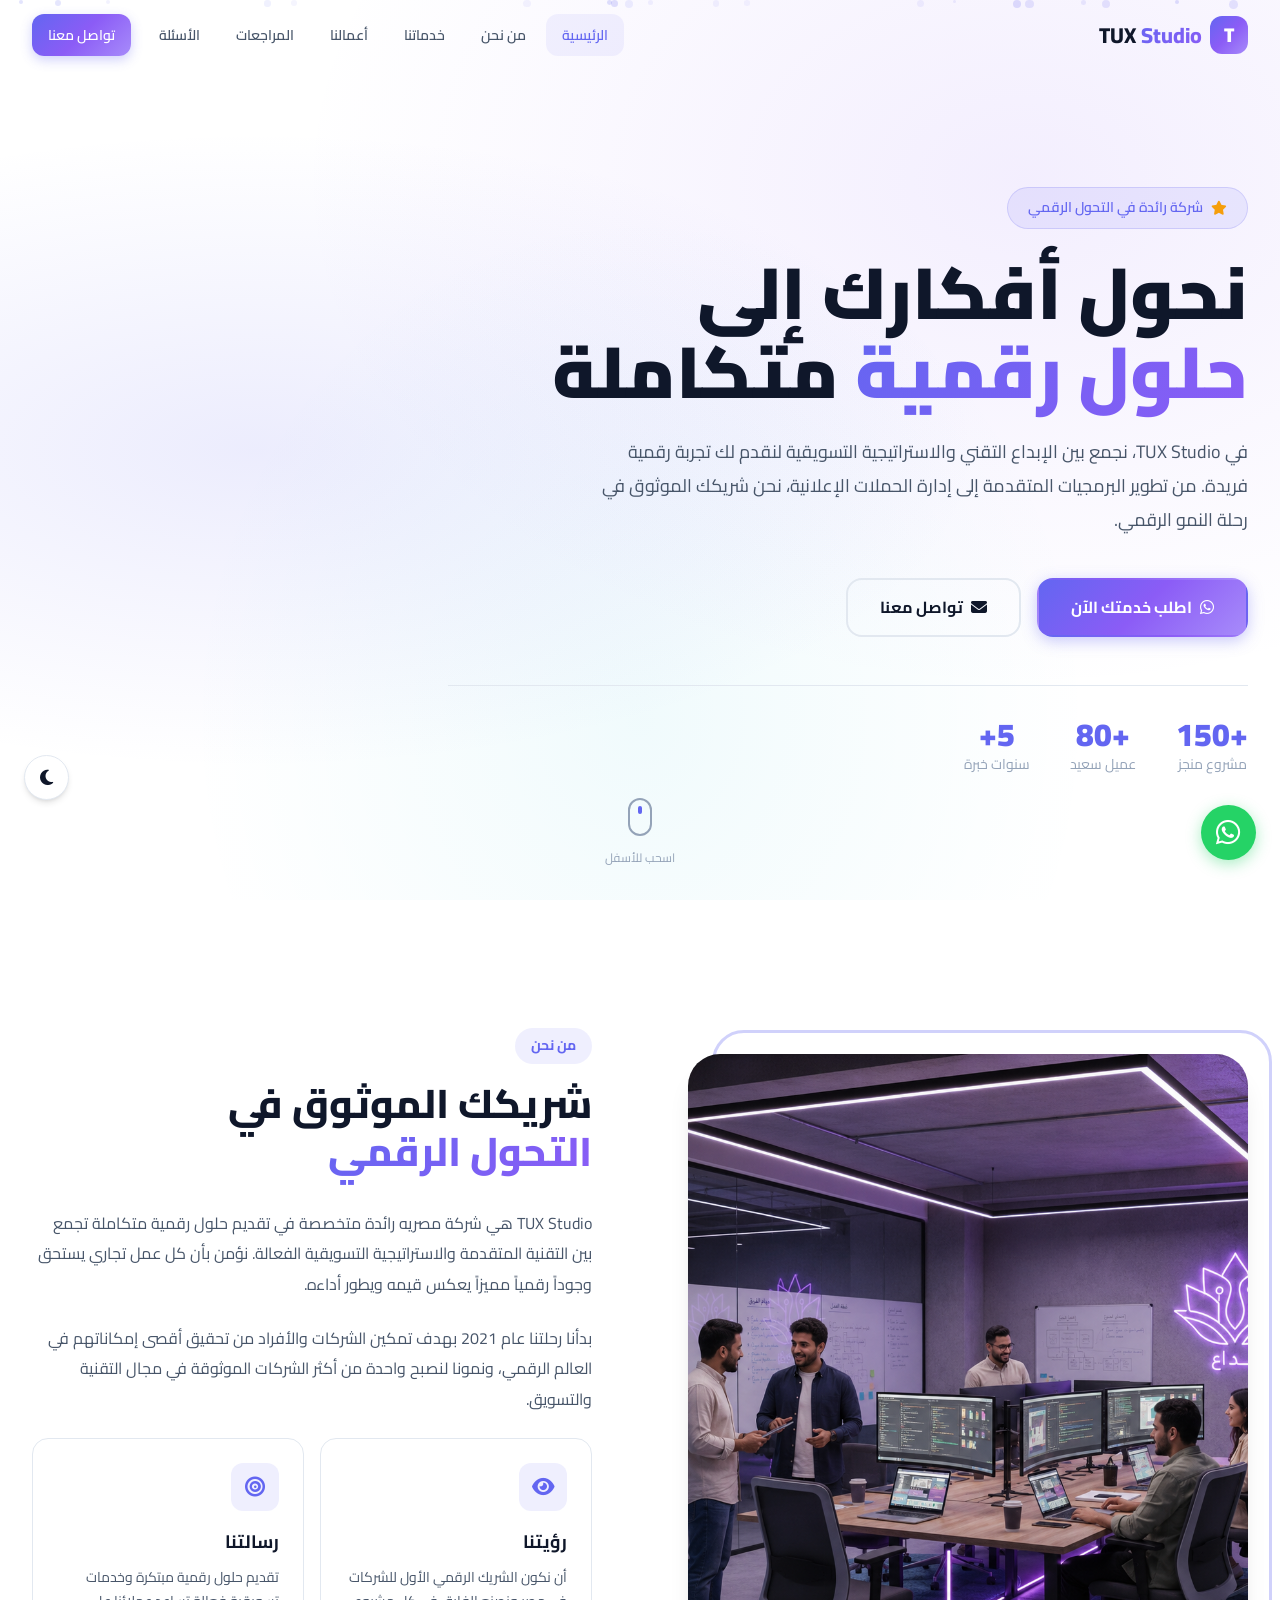
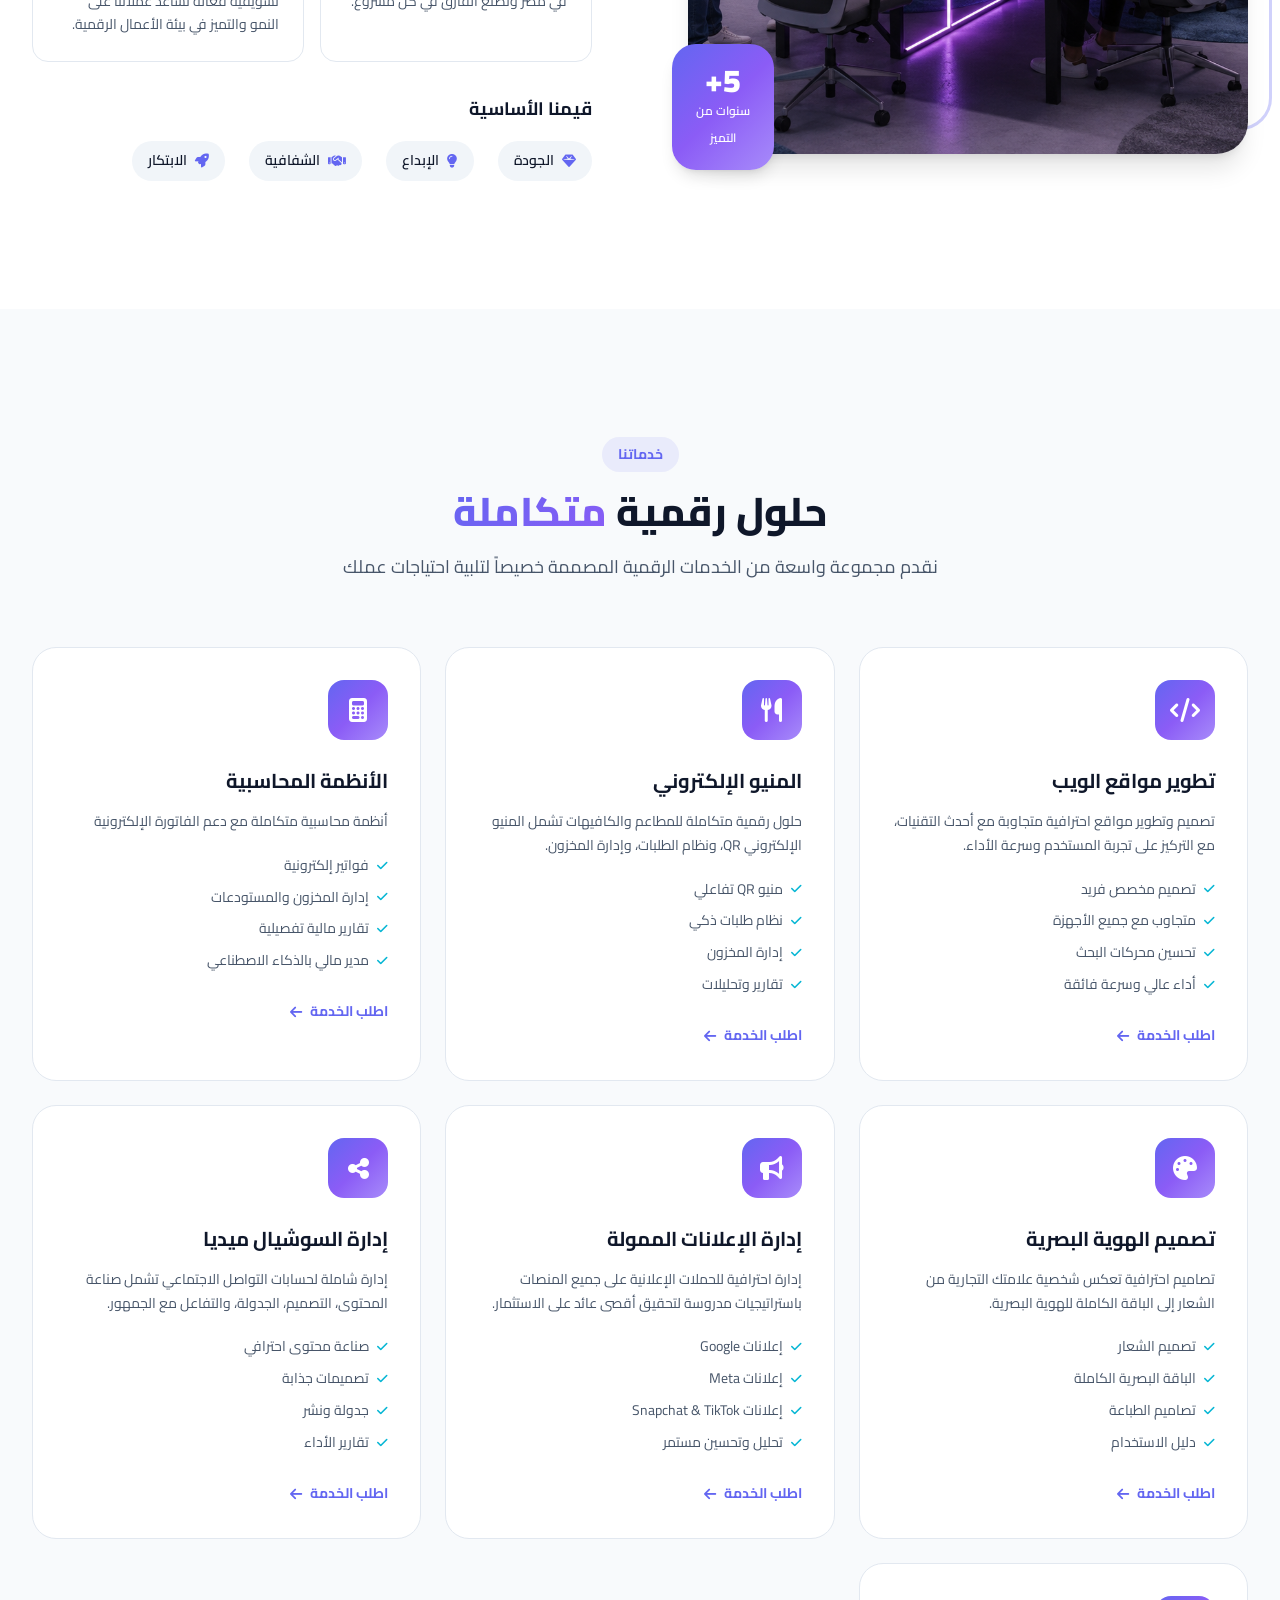
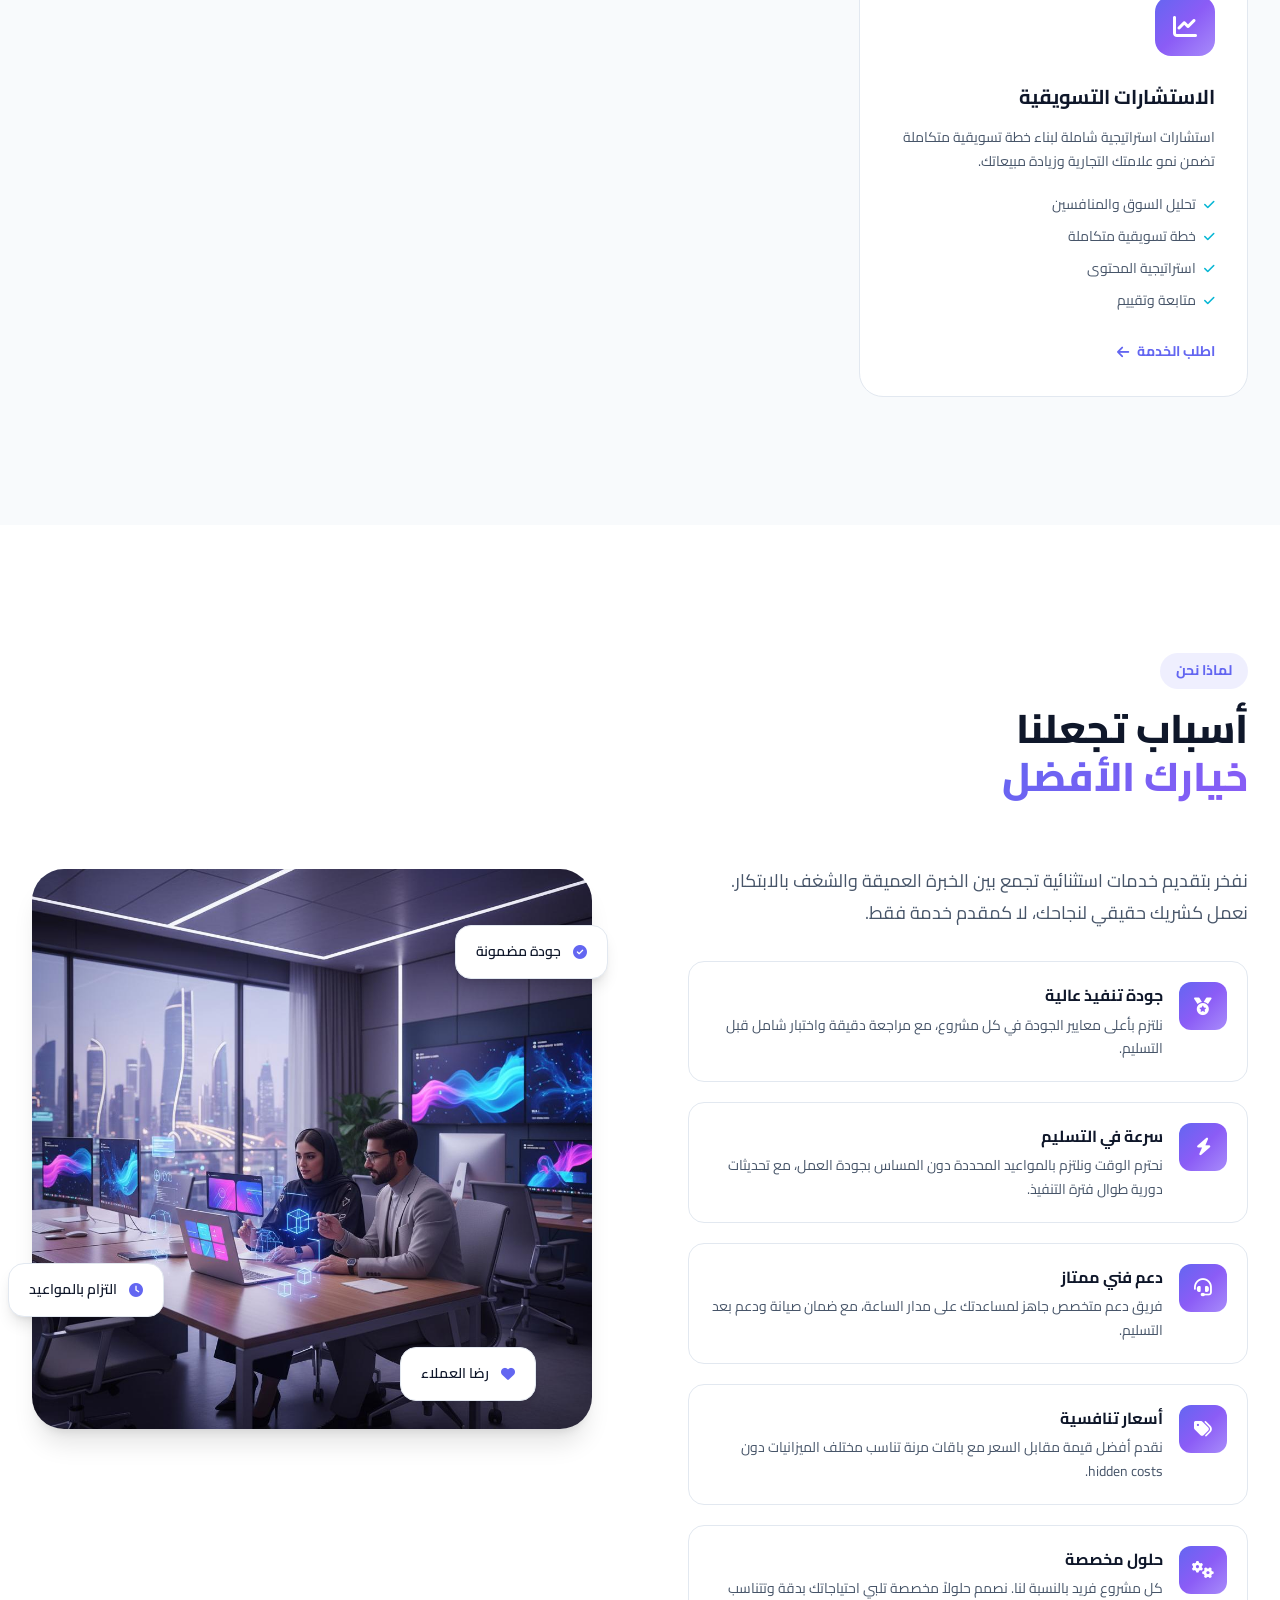
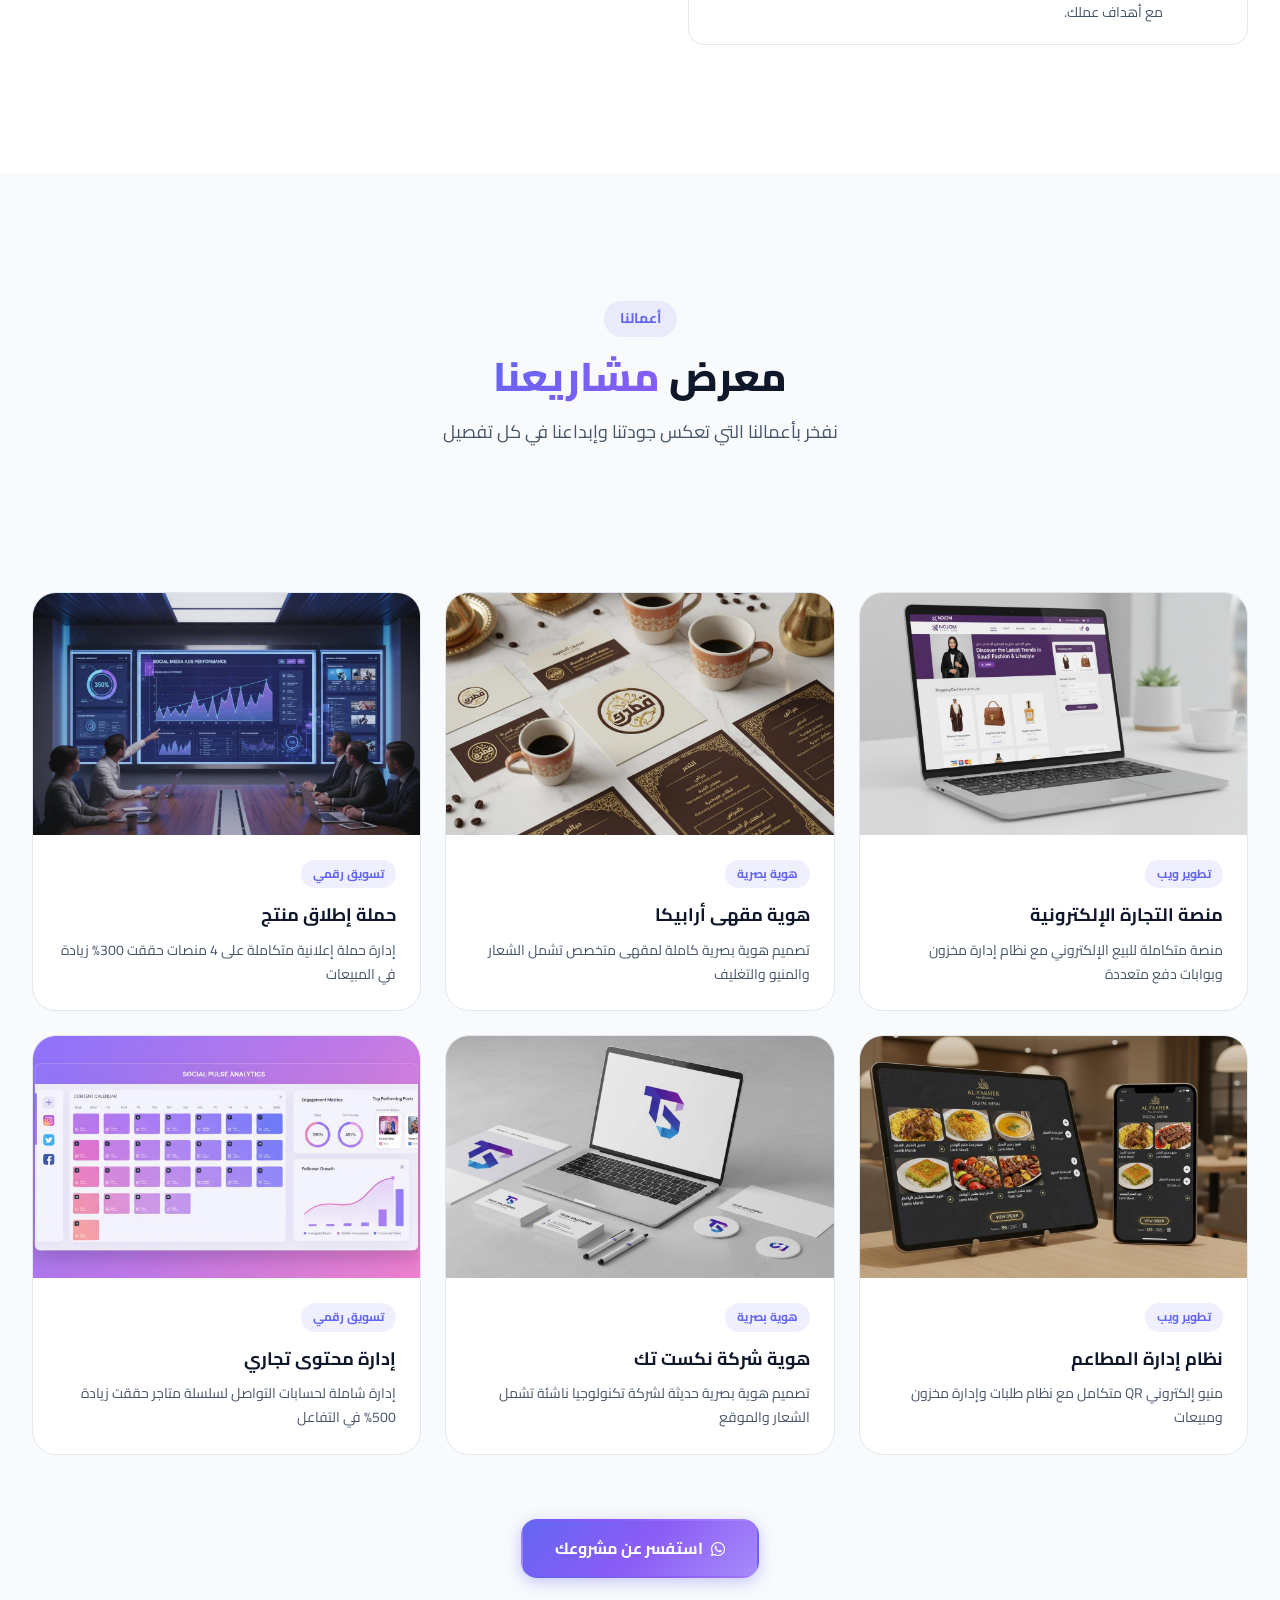
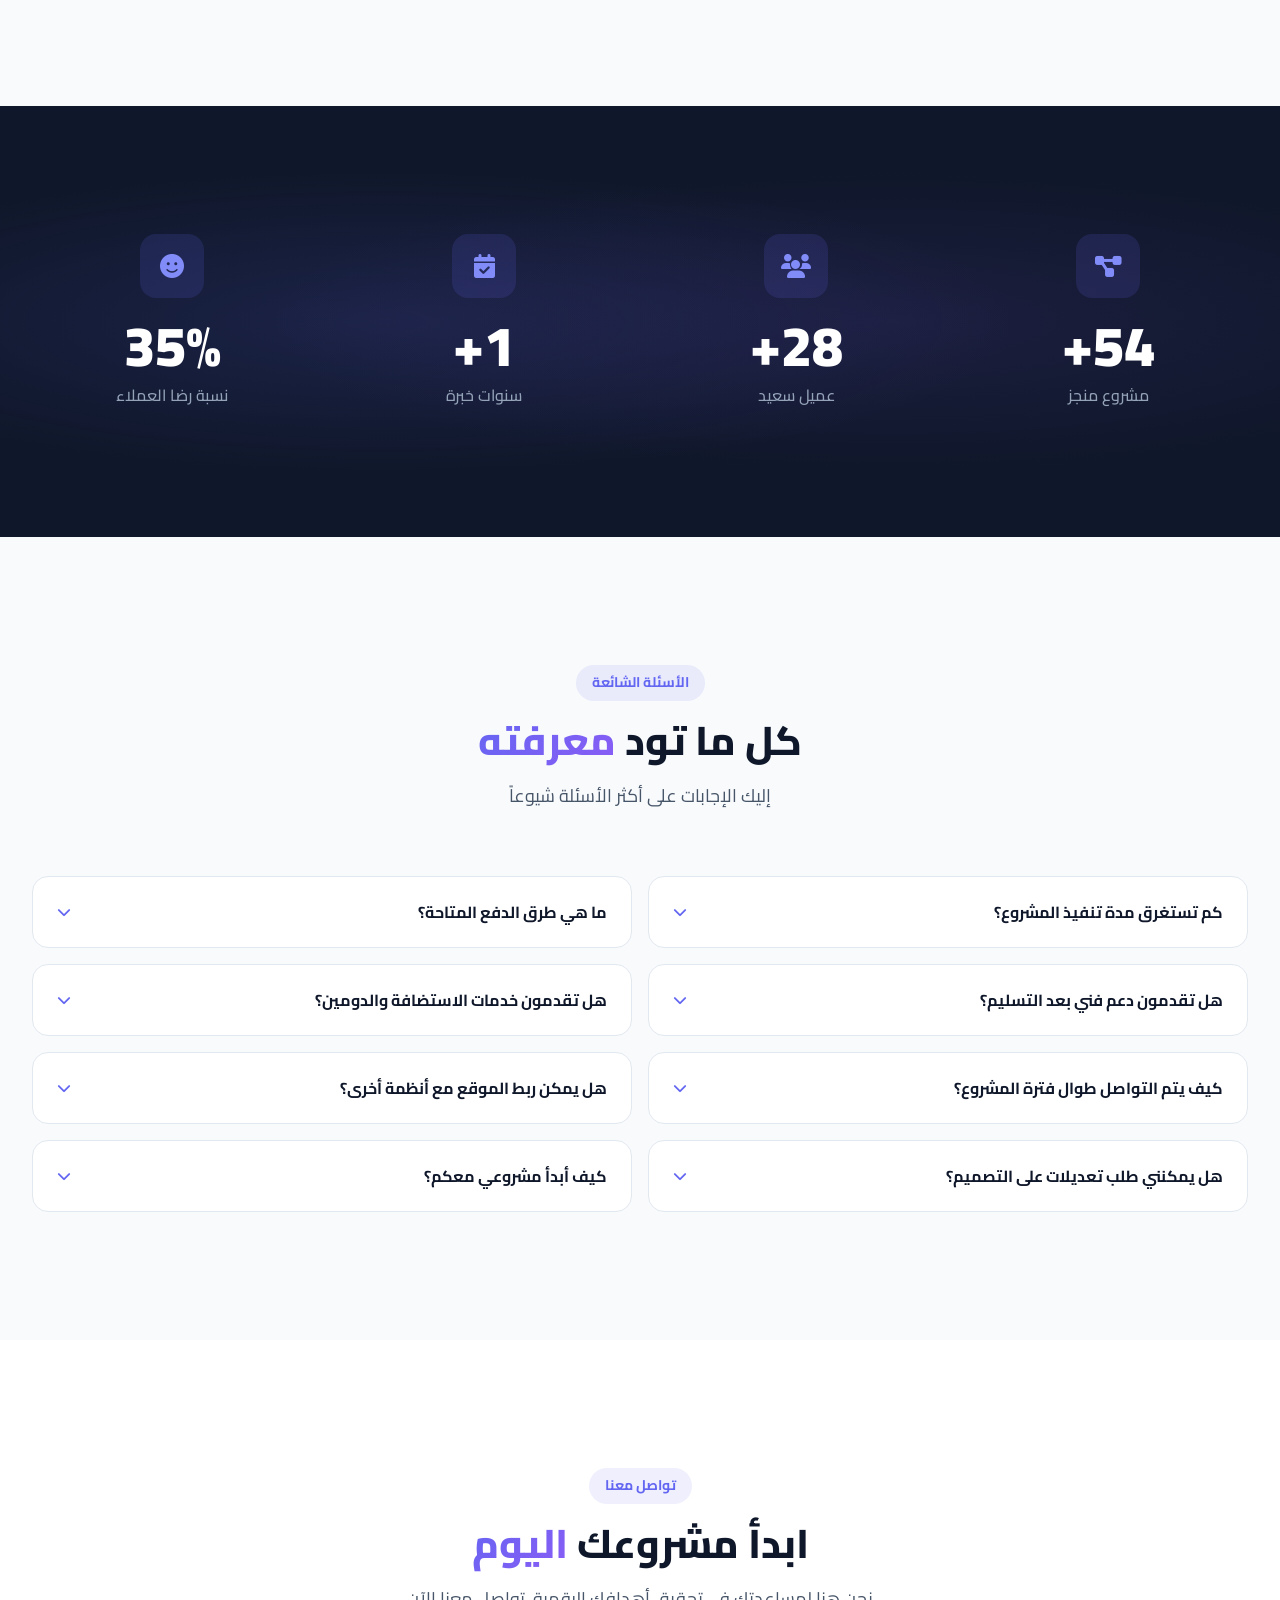
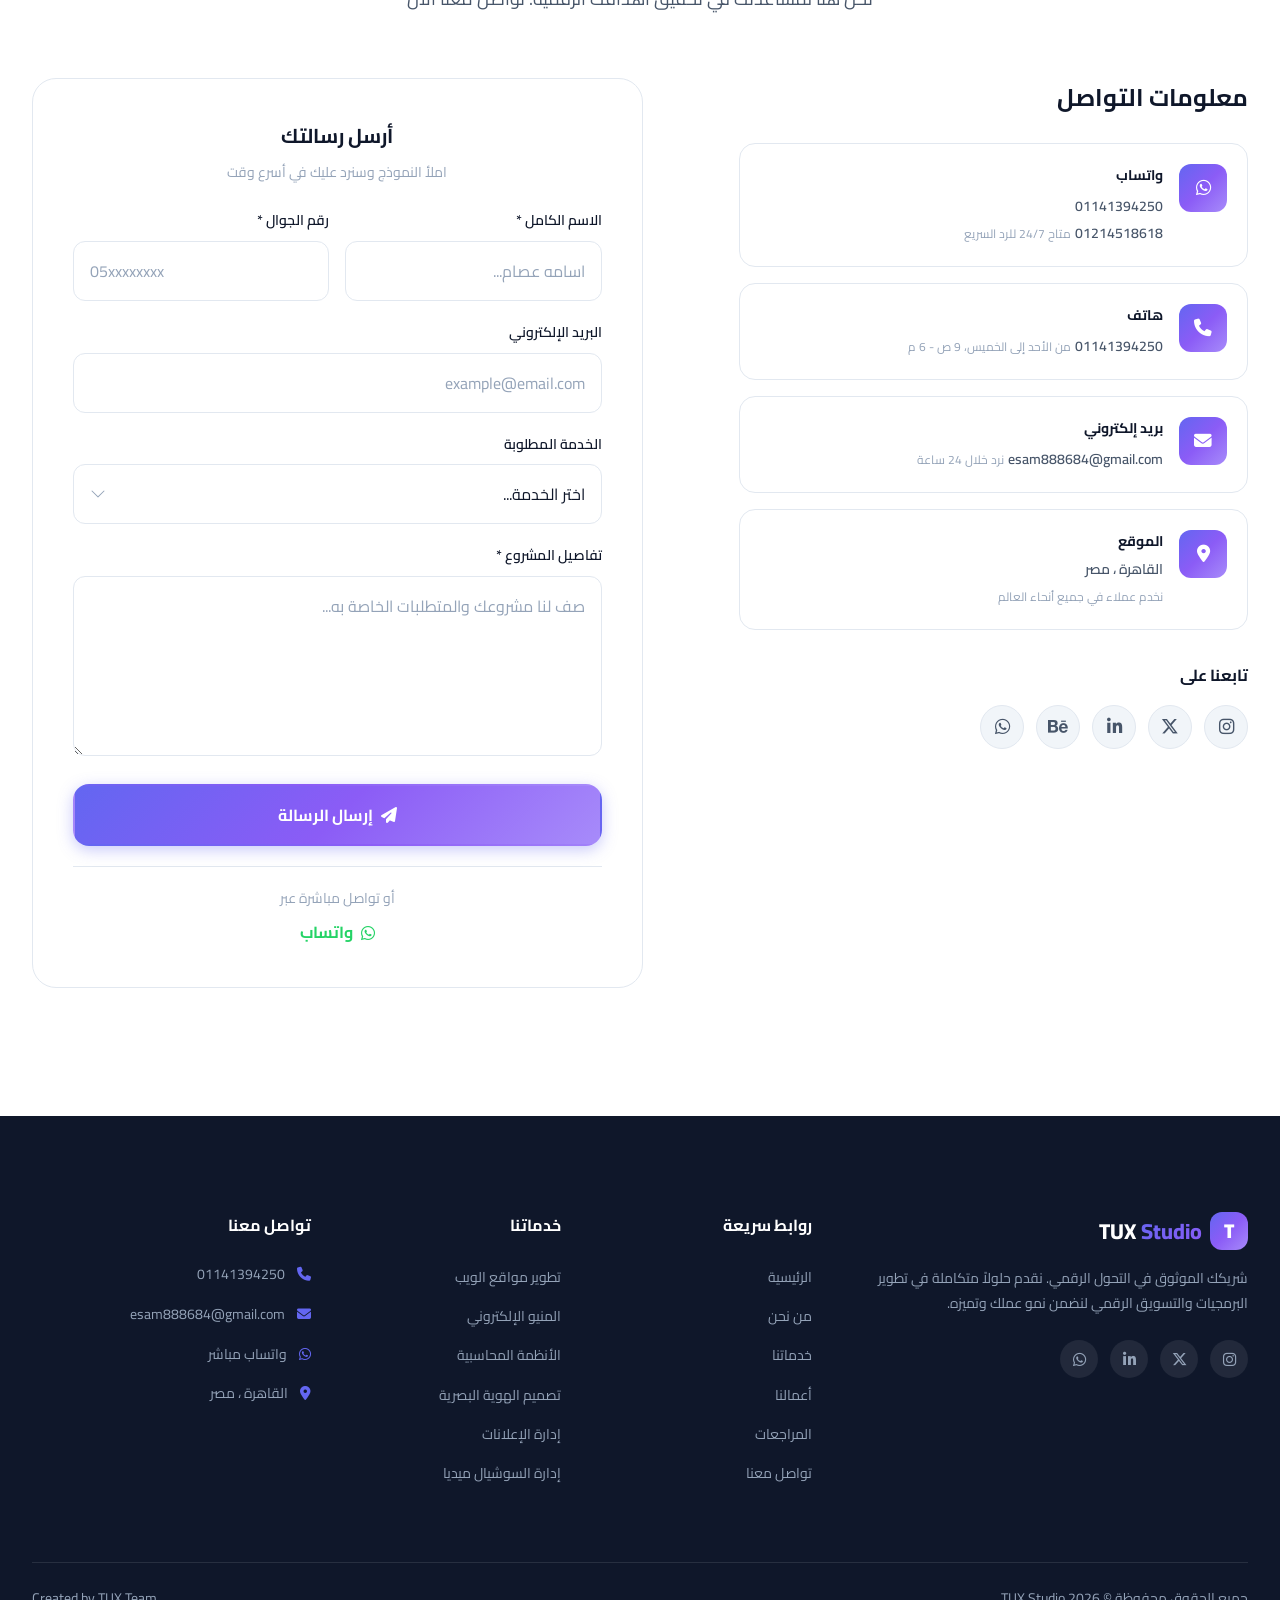
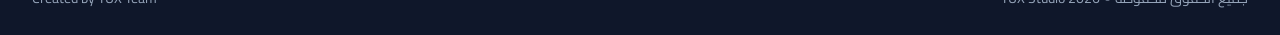
<file: index.html>
<!DOCTYPE html>
<html lang="ar" dir="rtl">
<head>
    <!-- ==================== META TAGS ==================== -->
    <meta charset="UTF-8">
    <meta name="viewport" content="width=device-width, initial-scale=1.0">
    <meta name="description" content="TUX Studio - شركة رائدة في تطوير البرمجيات والتسويق الرقمي. نقدم حلولاً متكاملة من تطوير المواقع والأنظمة إلى التسويق وإدارة المحتوى.">
    <meta name="keywords" content="تطوير مواقع, تسويق رقمي, هوية بصرية, أنظمة محاسبية, منيو إلكتروني, إدارة إعلانات, سوشيال ميديا">
    <meta name="author" content="TUX Studio">
    <meta name="theme-color" content="#6366f1">

    <!-- Open Graph / Social Media -->
    <meta property="og:type" content="website">
    <meta property="og:url" content="https://tuxstudio.com">
    <meta property="og:title" content="TUX Studio | حلول رقمية متكاملة">
    <meta property="og:description" content="شريكك الموثوق في التحول الرقمي - تطوير برمجيات وتسويق رقمي">
    <meta property="og:image" content="./assets/og-image.jpg">

    <!-- Twitter Card -->
    <meta name="twitter:card" content="summary_large_image">
    <meta name="twitter:title" content="TUX Studio | حلول رقمية متكاملة">
    <meta name="twitter:description" content="شريكك الموثوق في التحول الرقمي">

    <!-- Title -->
    <title>TUX Studio | حلول رقمية متكاملة</title>

    <!-- Favicon -->
    <link rel="icon" type="image/svg+xml" href="./assets/favicon.svg">

    <!-- Google Fonts: Cairo -->
    <link rel="preconnect" href="https://fonts.googleapis.com">
    <link rel="preconnect" href="https://fonts.gstatic.com" crossorigin>
    <link href="https://fonts.googleapis.com/css2?family=Cairo:wght@300;400;500;600;700;800;900&display=swap" rel="stylesheet">

    <!-- Font Awesome Icons -->
    <link rel="stylesheet" href="https://cdnjs.cloudflare.com/ajax/libs/font-awesome/6.5.1/css/all.min.css">

    <!-- Main Stylesheet -->
    <link rel="stylesheet" href="./css/style.css">
</head>
<body>
    <!-- ==================== LOADING SCREEN ==================== -->
    <div class="loading-screen" id="loadingScreen">
        <div class="loading-content">
            <div class="loading-logo">
                <svg viewBox="0 0 100 100" class="loading-svg">
                    <circle cx="50" cy="50" r="45" class="loading-circle loading-circle-bg"/>
                    <circle cx="50" cy="50" r="45" class="loading-circle loading-circle-progress"/>
                    <text x="50" y="58" text-anchor="middle" class="loading-text">T</text>
                </svg>
            </div>
            <div class="loading-bar">
                <div class="loading-bar-fill" id="loadingBarFill"></div>
            </div>
            <p class="loading-status" id="loadingStatus">جاري التحميل...</p>
        </div>
    </div>

    <!-- ==================== DARK MODE TOGGLE ==================== -->
    <button class="dark-mode-toggle" id="darkModeToggle" aria-label="تبديل الوضع الليلي">
        <i class="fas fa-moon" id="darkModeIcon"></i>
    </button>

    <!-- ==================== BACK TO TOP BUTTON ==================== -->
    <button class="back-to-top" id="backToTop" aria-label="العودة للأعلى">
        <i class="fas fa-arrow-up"></i>
    </button>

    <!-- ==================== WHATSAPP FLOAT BUTTON ==================== -->
    <a href="https://wa.me/message/SJIDZYU2V2MTK1" class="whatsapp-float" target="_blank" rel="noopener noreferrer" aria-label="تواصل عبر واتساب">
        <i class="fab fa-whatsapp"></i>
    </a>

    <!-- ==================== NAVBAR ==================== -->
    <nav class="navbar" id="navbar">
        <div class="container nav-container">
            <!-- Logo -->
            <a href="#" class="nav-logo">
                <span class="logo-icon">T</span>
                <span class="logo-text">TUX<span class="logo-accent"> Studio</span></span>
            </a>

            <!-- Desktop Navigation -->
            <ul class="nav-menu" id="navMenu">
                <li><a href="#home" class="nav-link active">الرئيسية</a></li>
                <li><a href="#about" class="nav-link">من نحن</a></li>
                <li><a href="#services" class="nav-link">خدماتنا</a></li>
                <li><a href="#portfolio" class="nav-link">أعمالنا</a></li>
                <li><a href="./reviews.html" class="nav-link">المراجعات</a></li>
                <li><a href="#faq" class="nav-link">الأسئلة</a></li>
                <li><a href="#contact" class="nav-link nav-cta">تواصل معنا</a></li>
            </ul>

            <!-- Mobile Menu Button -->
            <button class="mobile-toggle" id="mobileToggle" aria-label="فتح القائمة">
                <span class="hamburger-line"></span>
                <span class="hamburger-line"></span>
                <span class="hamburger-line"></span>
            </button>
        </div>

        <!-- Mobile Menu Overlay -->
        <div class="mobile-menu" id="mobileMenu">
            <ul class="mobile-nav-list">
                <li><a href="#home" class="mobile-nav-link">الرئيسية</a></li>
                <li><a href="#about" class="mobile-nav-link">من نحن</a></li>
                <li><a href="#services" class="mobile-nav-link">خدماتنا</a></li>
                <li><a href="#portfolio" class="mobile-nav-link">أعمالنا</a></li>
                <li><a href="./reviews.html" class="mobile-nav-link">المراجعات</a></li>
                <li><a href="#statistics" class="mobile-nav-link">إحصائياتنا</a></li>
                <li><a href="#faq" class="mobile-nav-link">الأسئلة الشائعة</a></li>
                <li><a href="#contact" class="mobile-nav-link mobile-cta">تواصل معنا</a></li>
            </ul>
            <div class="mobile-social">
                <a href="#" aria-label="Instagram"><i class="fab fa-instagram"></i></a>
                <a href="#" aria-label="Twitter"><i class="fab fa-x-twitter"></i></a>
                <a href="#" aria-label="LinkedIn"><i class="fab fa-linkedin-in"></i></a>
                <a href="https://wa.me/966501234567" aria-label="WhatsApp"><i class="fab fa-whatsapp"></i></a>
            </div>
        </div>
    </nav>

    <!-- ==================== HERO SECTION ==================== -->
    <section class="hero" id="home">
        <div class="hero-bg">
            <div class="hero-particles" id="heroParticles"></div>
            <div class="hero-gradient"></div>
        </div>
        <div class="container">
            <div class="hero-content">
                <div class="hero-badge" data-reveal>
                    <i class="fas fa-star"></i>
                    <span>شركة رائدة في التحول الرقمي</span>
                </div>
                <h1 class="hero-title" data-reveal>
                    نحول أفكارك إلى<br>
                    <span class="gradient-text">حلول رقمية</span> متكاملة
                </h1>
                <p class="hero-description" data-reveal>
                    في TUX Studio، نجمع بين الإبداع التقني والاستراتيجية التسويقية لنقدم لك تجربة رقمية فريدة. 
                    من تطوير البرمجيات المتقدمة إلى إدارة الحملات الإعلانية، نحن شريكك الموثوق في رحلة النمو الرقمي.
                </p>
                <div class="hero-buttons" data-reveal>
                    <a href="https://wa.me/message/SJIDZYU2V2MTK1" class="btn btn-primary" target="_blank">
                        <i class="fab fa-whatsapp"></i>
                        اطلب خدمتك الآن
                    </a>
                    <a href="#contact" class="btn btn-outline">
                        <i class="fas fa-envelope"></i>
                        تواصل معنا
                    </a>
                </div>
                <div class="hero-stats" data-reveal>
                    <div class="hero-stat-item">
                        <span class="hero-stat-number">+150</span>
                        <span class="hero-stat-label">مشروع منجز</span>
                    </div>
                    <div class="hero-stat-item">
                        <span class="hero-stat-number">+80</span>
                        <span class="hero-stat-label">عميل سعيد</span>
                    </div>
                    <div class="hero-stat-item">
                        <span class="hero-stat-number">5+</span>
                        <span class="hero-stat-label">سنوات خبرة</span>
                    </div>
                </div>
            </div>
        </div>
        <div class="hero-scroll">
            <div class="scroll-indicator">
                <div class="scroll-mouse">
                    <div class="scroll-wheel"></div>
                </div>
                <span>اسحب للأسفل</span>
            </div>
        </div>
    </section>

    <!-- ==================== ABOUT SECTION ==================== -->
    <section class="about section" id="about">
        <div class="container">
            <div class="about-grid">
                <div class="about-image" data-reveal>
                    <div class="about-image-wrapper">
                        <img src="./images/about-team.png" alt="فريق TUX Studio" loading="lazy">
                        <div class="about-image-badge">
                            <span class="badge-number">5+</span>
                            <span class="badge-text">سنوات من<br>التميز</span>
                        </div>
                        <div class="about-image-decoration"></div>
                    </div>
                </div>
                <div class="about-content">
                    <div class="section-header" data-reveal>
                        <span class="section-tag">من نحن</span>
                        <h2 class="section-title">شريكك الموثوق في<br><span class="gradient-text">التحول الرقمي</span></h2>
                    </div>
                    <p class="about-text" data-reveal>
                        TUX Studio هي شركة مصريه رائدة متخصصة في تقديم حلول رقمية متكاملة تجمع بين التقنية المتقدمة والاستراتيجية التسويقية الفعالة. نؤمن بأن كل عمل تجاري يستحق وجوداً رقمياً مميزاً يعكس قيمه ويطور أداءه.
                    </p>
                    <p class="about-text" data-reveal>
                        بدأنا رحلتنا عام 2021 بهدف تمكين الشركات والأفراد من تحقيق أقصى إمكاناتهم في العالم الرقمي، ونمونا لنصبح واحدة من أكثر الشركات الموثوقة في مجال التقنية والتسويق.
                    </p>

                    <!-- Vision & Mission -->
                    <div class="about-cards">
                        <div class="about-card" data-reveal>
                            <div class="about-card-icon">
                                <i class="fas fa-eye"></i>
                            </div>
                            <h3 class="about-card-title">رؤيتنا</h3>
                            <p class="about-card-text">أن نكون الشريك الرقمي الأول للشركات في مصر ونصنع الفارق في كل مشروع.</p>
                        </div>
                        <div class="about-card" data-reveal>
                            <div class="about-card-icon">
                                <i class="fas fa-bullseye"></i>
                            </div>
                            <h3 class="about-card-title">رسالتنا</h3>
                            <p class="about-card-text">تقديم حلول رقمية مبتكرة وخدمات تسويقية فعالة تساعد عملائنا على النمو والتميز في بيئة الأعمال الرقمية.</p>
                        </div>
                    </div>

                    <div class="about-values" data-reveal>
                        <h3 class="values-title">قيمنا الأساسية</h3>
                        <div class="values-grid">
                            <div class="value-item">
                                <i class="fas fa-gem"></i>
                                <span>الجودة</span>
                            </div>
                            <div class="value-item">
                                <i class="fas fa-lightbulb"></i>
                                <span>الإبداع</span>
                            </div>
                            <div class="value-item">
                                <i class="fas fa-handshake"></i>
                                <span>الشفافية</span>
                            </div>
                            <div class="value-item">
                                <i class="fas fa-rocket"></i>
                                <span>الابتكار</span>
                            </div>
                        </div>
                    </div>
                </div>
            </div>
        </div>
    </section>

    <!-- ==================== SERVICES SECTION ==================== -->
    <section class="services section section-alt" id="services">
        <div class="container">
            <div class="section-header text-center" data-reveal>
                <span class="section-tag">خدماتنا</span>
                <h2 class="section-title">حلول رقمية <span class="gradient-text">متكاملة</span></h2>
                <p class="section-subtitle">نقدم مجموعة واسعة من الخدمات الرقمية المصممة خصيصاً لتلبية احتياجات عملك</p>
            </div>

            <div class="services-grid">
                <!-- Service 1: Web Development -->
                <div class="service-card" data-reveal>
                    <div class="service-card-inner">
                        <div class="service-icon">
                            <i class="fas fa-code"></i>
                        </div>
                        <h3 class="service-title">تطوير مواقع الويب</h3>
                        <p class="service-description">تصميم وتطوير مواقع احترافية متجاوبة مع أحدث التقنيات، مع التركيز على تجربة المستخدم وسرعة الأداء.</p>
                        <ul class="service-features">
                            <li><i class="fas fa-check"></i>تصميم مخصص فريد</li>
                            <li><i class="fas fa-check"></i>متجاوب مع جميع الأجهزة</li>
                            <li><i class="fas fa-check"></i>تحسين محركات البحث</li>
                            <li><i class="fas fa-check"></i>أداء عالي وسرعة فائقة</li>
                        </ul>
                        <a href="https://wa.me/message/SJIDZYU2V2MTK1?text=مرحباً، أرغب في الاستفسار عن خدمة تطوير مواقع الويب" class="service-link" target="_blank">
                            اطلب الخدمة <i class="fas fa-arrow-left"></i>
                        </a>
                    </div>
                </div>

                <!-- Service 2: Digital Menu -->
                <div class="service-card" data-reveal>
                    <div class="service-card-inner">
                        <div class="service-icon">
                            <i class="fas fa-utensils"></i>
                        </div>
                        <h3 class="service-title">المنيو الإلكتروني</h3>
                        <p class="service-description">حلول رقمية متكاملة للمطاعم والكافيهات تشمل المنيو الإلكتروني QR، ونظام الطلبات، وإدارة المخزون.</p>
                        <ul class="service-features">
                            <li><i class="fas fa-check"></i>منيو QR تفاعلي</li>
                            <li><i class="fas fa-check"></i>نظام طلبات ذكي</li>
                            <li><i class="fas fa-check"></i>إدارة المخزون</li>
                            <li><i class="fas fa-check"></i>تقارير وتحليلات</li>
                        </ul>
                        <a href="https://wa.me/message/SJIDZYU2V2MTK1?text=مرحباً، أرغب في الاستفسار عن خدمة المنيو الإلكتروني" class="service-link" target="_blank">
                            اطلب الخدمة <i class="fas fa-arrow-left"></i>
                        </a>
                    </div>
                </div>

                <!-- Service 3: Accounting Systems -->
                <div class="service-card" data-reveal>
                    <div class="service-card-inner">
                        <div class="service-icon">
                            <i class="fas fa-calculator"></i>
                        </div>
                        <h3 class="service-title">الأنظمة المحاسبية</h3>
                        <p class="service-description">أنظمة محاسبية متكاملة مع دعم الفاتورة الإلكترونية</p>
                        <ul class="service-features">
                            <li><i class="fas fa-check"></i>فواتير إلكترونية</li>
                            <li><i class="fas fa-check"></i>إدارة المخزون والمستودعات</li>
                            <li><i class="fas fa-check"></i>تقارير مالية تفصيلية</li>
                            <li><i class="fas fa-check"></i>مدير مالي بالذكاء الاصطناعي</li>
                        </ul>
                        <a href="https://wa.me/message/SJIDZYU2V2MTK1?text=مرحباً، أرغب في الاستفسار عن خدمة الأنظمة المحاسبية" class="service-link" target="_blank">
                            اطلب الخدمة <i class="fas fa-arrow-left"></i>
                        </a>
                    </div>
                </div>

                <!-- Service 4: Visual Identity -->
                <div class="service-card" data-reveal>
                    <div class="service-card-inner">
                        <div class="service-icon">
                            <i class="fas fa-palette"></i>
                        </div>
                        <h3 class="service-title">تصميم الهوية البصرية</h3>
                        <p class="service-description">تصاميم احترافية تعكس شخصية علامتك التجارية من الشعار إلى الباقة الكاملة للهوية البصرية.</p>
                        <ul class="service-features">
                            <li><i class="fas fa-check"></i>تصميم الشعار</li>
                            <li><i class="fas fa-check"></i>الباقة البصرية الكاملة</li>
                            <li><i class="fas fa-check"></i>تصاميم الطباعة</li>
                            <li><i class="fas fa-check"></i>دليل الاستخدام</li>
                        </ul>
                        <a href="https://wa.me/message/SJIDZYU2V2MTK1?text=مرحباً، أرغب في الاستفسار عن خدمة تصميم الهوية البصرية" class="service-link" target="_blank">
                            اطلب الخدمة <i class="fas fa-arrow-left"></i>
                        </a>
                    </div>
                </div>

                <!-- Service 5: Ad Management -->
                <div class="service-card" data-reveal>
                    <div class="service-card-inner">
                        <div class="service-icon">
                            <i class="fas fa-bullhorn"></i>
                        </div>
                        <h3 class="service-title">إدارة الإعلانات الممولة</h3>
                        <p class="service-description">إدارة احترافية للحملات الإعلانية على جميع المنصات باستراتيجيات مدروسة لتحقيق أقصى عائد على الاستثمار.</p>
                        <ul class="service-features">
                            <li><i class="fas fa-check"></i>إعلانات Google</li>
                            <li><i class="fas fa-check"></i>إعلانات Meta</li>
                            <li><i class="fas fa-check"></i>إعلانات Snapchat & TikTok</li>
                            <li><i class="fas fa-check"></i>تحليل وتحسين مستمر</li>
                        </ul>
                        <a href="https://wa.me/message/SJIDZYU2V2MTK1?text=مرحباً، أرغب في الاستفسار عن خدمة إدارة الإعلانات الممولة" class="service-link" target="_blank">
                            اطلب الخدمة <i class="fas fa-arrow-left"></i>
                        </a>
                    </div>
                </div>

                <!-- Service 6: Social Media -->
                <div class="service-card" data-reveal>
                    <div class="service-card-inner">
                        <div class="service-icon">
                            <i class="fas fa-share-nodes"></i>
                        </div>
                        <h3 class="service-title">إدارة السوشيال ميديا</h3>
                        <p class="service-description">إدارة شاملة لحسابات التواصل الاجتماعي تشمل صناعة المحتوى، التصميم، الجدولة، والتفاعل مع الجمهور.</p>
                        <ul class="service-features">
                            <li><i class="fas fa-check"></i>صناعة محتوى احترافي</li>
                            <li><i class="fas fa-check"></i>تصميمات جذابة</li>
                            <li><i class="fas fa-check"></i>جدولة ونشر</li>
                            <li><i class="fas fa-check"></i>تقارير الأداء</li>
                        </ul>
                        <a href="https://wa.me/message/SJIDZYU2V2MTK1?text=مرحباً، أرغب في الاستفسار عن خدمة إدارة السوشيال ميديا" class="service-link" target="_blank">
                            اطلب الخدمة <i class="fas fa-arrow-left"></i>
                        </a>
                    </div>
                </div>

                <!-- Service 7: Marketing Consulting -->
                <div class="service-card" data-reveal>
                    <div class="service-card-inner">
                        <div class="service-icon">
                            <i class="fas fa-chart-line"></i>
                        </div>
                        <h3 class="service-title">الاستشارات التسويقية</h3>
                        <p class="service-description">استشارات استراتيجية شاملة لبناء خطة تسويقية متكاملة تضمن نمو علامتك التجارية وزيادة مبيعاتك.</p>
                        <ul class="service-features">
                            <li><i class="fas fa-check"></i>تحليل السوق والمنافسين</li>
                            <li><i class="fas fa-check"></i>خطة تسويقية متكاملة</li>
                            <li><i class="fas fa-check"></i>استراتيجية المحتوى</li>
                            <li><i class="fas fa-check"></i>متابعة وتقييم</li>
                        </ul>
                        <a href="https://wa.me/message/SJIDZYU2V2MTK1?text=مرحباً، أرغب في الاستفسار عن خدمة الاستشارات التسويقية" class="service-link" target="_blank">
                            اطلب الخدمة <i class="fas fa-arrow-left"></i>
                        </a>
                    </div>
                </div>
            </div>
        </div>
    </section>

    <!-- ==================== WHY CHOOSE US SECTION ==================== -->
    <section class="why-us section" id="why-us">
        <div class="container">
            <div class="why-us-grid">
                <div class="why-us-content">
                    <div class="section-header" data-reveal>
                        <span class="section-tag">لماذا نحن</span>
                        <h2 class="section-title">أسباب تجعلنا<br><span class="gradient-text">خيارك الأفضل</span></h2>
                    </div>
                    <p class="why-us-text" data-reveal>
                        نفخر بتقديم خدمات استثنائية تجمع بين الخبرة العميقة والشغف بالابتكار. نعمل كشريك حقيقي لنجاحك، لا كمقدم خدمة فقط.
                    </p>

                    <div class="features-list">
                        <div class="feature-item" data-reveal>
                            <div class="feature-icon">
                                <i class="fas fa-medal"></i>
                            </div>
                            <div class="feature-content">
                                <h3>جودة تنفيذ عالية</h3>
                                <p>نلتزم بأعلى معايير الجودة في كل مشروع، مع مراجعة دقيقة واختبار شامل قبل التسليم.</p>
                            </div>
                        </div>

                        <div class="feature-item" data-reveal>
                            <div class="feature-icon">
                                <i class="fas fa-bolt"></i>
                            </div>
                            <div class="feature-content">
                                <h3>سرعة في التسليم</h3>
                                <p>نحترم الوقت ونلتزم بالمواعيد المحددة دون المساس بجودة العمل، مع تحديثات دورية طوال فترة التنفيذ.</p>
                            </div>
                        </div>

                        <div class="feature-item" data-reveal>
                            <div class="feature-icon">
                                <i class="fas fa-headset"></i>
                            </div>
                            <div class="feature-content">
                                <h3>دعم فني ممتاز</h3>
                                <p>فريق دعم متخصص جاهز لمساعدتك على مدار الساعة، مع ضمان صيانة ودعم بعد التسليم.</p>
                            </div>
                        </div>

                        <div class="feature-item" data-reveal>
                            <div class="feature-icon">
                                <i class="fas fa-tags"></i>
                            </div>
                            <div class="feature-content">
                                <h3>أسعار تنافسية</h3>
                                <p>نقدم أفضل قيمة مقابل السعر مع باقات مرنة تناسب مختلف الميزانيات دون hidden costs.</p>
                            </div>
                        </div>

                        <div class="feature-item" data-reveal>
                            <div class="feature-icon">
                                <i class="fas fa-cogs"></i>
                            </div>
                            <div class="feature-content">
                                <h3>حلول مخصصة</h3>
                                <p>كل مشروع فريد بالنسبة لنا. نصمم حلولاً مخصصة تلبي احتياجاتك بدقة وتتناسب مع أهداف عملك.</p>
                            </div>
                        </div>
                    </div>
                </div>

                <div class="why-us-image" data-reveal>
                    <div class="why-us-image-wrapper">
                        <img src="./images/why-us.jpg" alt="لماذا TUX Studio" loading="lazy">
                        <div class="floating-card floating-card-1">
                            <i class="fas fa-check-circle"></i>
                            <span>جودة مضمونة</span>
                        </div>
                        <div class="floating-card floating-card-2">
                            <i class="fas fa-clock"></i>
                            <span>التزام بالمواعيد</span>
                        </div>
                        <div class="floating-card floating-card-3">
                            <i class="fas fa-heart"></i>
                            <span>رضا العملاء</span>
                        </div>
                    </div>
                </div>
            </div>
        </div>
    </section>

    <!-- ==================== PORTFOLIO SECTION ==================== -->
    <section class="portfolio section section-alt" id="portfolio">
        <div class="container">
            <div class="section-header text-center" data-reveal>
                <span class="section-tag">أعمالنا</span>
                <h2 class="section-title">معرض <span class="gradient-text">مشاريعنا</span></h2>
                <p class="section-subtitle">نفخر بأعمالنا التي تعكس جودتنا وإبداعنا في كل تفصيل</p>
            </div>

            <!-- Portfolio Filter -->
            <div class="portfolio-filter" data-reveal>
                <button class="filter-btn active" data-filter="all">الكل</button>
                <button class="filter-btn" data-filter="web">تطوير ويب</button>
                <button class="filter-btn" data-filter="branding">هوية بصرية</button>
                <button class="filter-btn" data-filter="marketing">تسويق رقمي</button>
            </div>

            <!-- Portfolio Grid -->
            <div class="portfolio-grid">
                <!-- Project 1 -->
                <div class="portfolio-item" data-category="web" data-reveal>
                    <div class="portfolio-card">
                        <div class="portfolio-image">
                            <img src="./images/portfolio-1.jpg" alt="منصة التجارة الإلكترونية" loading="lazy">
                            <div class="portfolio-overlay">
                                <div class="portfolio-actions">
                                    <a href="#" class="portfolio-btn" aria-label="مشاهدة المشروع">
                                        <i class="fas fa-external-link-alt"></i>
                                    </a>
                                    <a href="#" class="portfolio-btn" aria-label="تفاصيل المشروع">
                                        <i class="fas fa-search"></i>
                                    </a>
                                </div>
                            </div>
                        </div>
                        <div class="portfolio-info">
                            <span class="portfolio-category">تطوير ويب</span>
                            <h3 class="portfolio-title">منصة التجارة الإلكترونية</h3>
                            <p class="portfolio-description">منصة متكاملة للبيع الإلكتروني مع نظام إدارة مخزون وبوابات دفع متعددة</p>
                        </div>
                    </div>
                </div>

                <!-- Project 2 -->
                <div class="portfolio-item" data-category="branding" data-reveal>
                    <div class="portfolio-card">
                        <div class="portfolio-image">
                            <img src="./images/portfolio-2.jpg" alt="هوية مقهى أرابيكا" loading="lazy">
                            <div class="portfolio-overlay">
                                <div class="portfolio-actions">
                                    <a href="#" class="portfolio-btn" aria-label="مشاهدة المشروع">
                                        <i class="fas fa-external-link-alt"></i>
                                    </a>
                                    <a href="#" class="portfolio-btn" aria-label="تفاصيل المشروع">
                                        <i class="fas fa-search"></i>
                                    </a>
                                </div>
                            </div>
                        </div>
                        <div class="portfolio-info">
                            <span class="portfolio-category">هوية بصرية</span>
                            <h3 class="portfolio-title">هوية مقهى أرابيكا</h3>
                            <p class="portfolio-description">تصميم هوية بصرية كاملة لمقهى متخصص تشمل الشعار والمنيو والتغليف</p>
                        </div>
                    </div>
                </div>

                <!-- Project 3 -->
                <div class="portfolio-item" data-category="marketing" data-reveal>
                    <div class="portfolio-card">
                        <div class="portfolio-image">
                            <img src="./images/portfolio-3.jpg" alt="حملة تسويقية ناجحة" loading="lazy">
                            <div class="portfolio-overlay">
                                <div class="portfolio-actions">
                                    <a href="#" class="portfolio-btn" aria-label="مشاهدة المشروع">
                                        <i class="fas fa-external-link-alt"></i>
                                    </a>
                                    <a href="#" class="portfolio-btn" aria-label="تفاصيل المشروع">
                                        <i class="fas fa-search"></i>
                                    </a>
                                </div>
                            </div>
                        </div>
                        <div class="portfolio-info">
                            <span class="portfolio-category">تسويق رقمي</span>
                            <h3 class="portfolio-title">حملة إطلاق منتج</h3>
                            <p class="portfolio-description">إدارة حملة إعلانية متكاملة على 4 منصات حققت 300% زيادة في المبيعات</p>
                        </div>
                    </div>
                </div>

                <!-- Project 4 -->
                <div class="portfolio-item" data-category="web" data-reveal>
                    <div class="portfolio-card">
                        <div class="portfolio-image">
                            <img src="./images/portfolio-4.jpg" alt="نظام إدارة المطاعم" loading="lazy">
                            <div class="portfolio-overlay">
                                <div class="portfolio-actions">
                                    <a href="#" class="portfolio-btn" aria-label="مشاهدة المشروع">
                                        <i class="fas fa-external-link-alt"></i>
                                    </a>
                                    <a href="#" class="portfolio-btn" aria-label="تفاصيل المشروع">
                                        <i class="fas fa-search"></i>
                                    </a>
                                </div>
                            </div>
                        </div>
                        <div class="portfolio-info">
                            <span class="portfolio-category">تطوير ويب</span>
                            <h3 class="portfolio-title">نظام إدارة المطاعم</h3>
                            <p class="portfolio-description">منيو إلكتروني QR متكامل مع نظام طلبات وإدارة مخزون ومبيعات</p>
                        </div>
                    </div>
                </div>

                <!-- Project 5 -->
                <div class="portfolio-item" data-category="branding" data-reveal>
                    <div class="portfolio-card">
                        <div class="portfolio-image">
                            <img src="./images/portfolio-5.jpg" alt="هوية شركة تكنولوجيا" loading="lazy">
                            <div class="portfolio-overlay">
                                <div class="portfolio-actions">
                                    <a href="#" class="portfolio-btn" aria-label="مشاهدة المشروع">
                                        <i class="fas fa-external-link-alt"></i>
                                    </a>
                                    <a href="#" class="portfolio-btn" aria-label="تفاصيل المشروع">
                                        <i class="fas fa-search"></i>
                                    </a>
                                </div>
                            </div>
                        </div>
                        <div class="portfolio-info">
                            <span class="portfolio-category">هوية بصرية</span>
                            <h3 class="portfolio-title">هوية شركة نكست تك</h3>
                            <p class="portfolio-description">تصميم هوية بصرية حديثة لشركة تكنولوجيا ناشئة تشمل الشعار والموقع</p>
                        </div>
                    </div>
                </div>

                <!-- Project 6 -->
                <div class="portfolio-item" data-category="marketing" data-reveal>
                    <div class="portfolio-card">
                        <div class="portfolio-image">
                            <img src="./images/portfolio-6.jpg" alt="إدارة حسابات سوشيال ميديا" loading="lazy">
                            <div class="portfolio-overlay">
                                <div class="portfolio-actions">
                                    <a href="#" class="portfolio-btn" aria-label="مشاهدة المشروع">
                                        <i class="fas fa-external-link-alt"></i>
                                    </a>
                                    <a href="#" class="portfolio-btn" aria-label="تفاصيل المشروع">
                                        <i class="fas fa-search"></i>
                                    </a>
                                </div>
                            </div>
                        </div>
                        <div class="portfolio-info">
                            <span class="portfolio-category">تسويق رقمي</span>
                            <h3 class="portfolio-title">إدارة محتوى تجاري</h3>
                            <p class="portfolio-description">إدارة شاملة لحسابات التواصل لسلسلة متاجر حققت زيادة 500% في التفاعل</p>
                        </div>
                    </div>
                </div>
            </div>

            <!-- View All Button -->
            <div class="text-center" data-reveal>
                <a href="https://wa.me/message/SJIDZYU2V2MTK1?text=مرحباً، أرغب في معرفة المزيد عن أعمالكم" class="btn btn-primary" target="_blank">
                    <i class="fab fa-whatsapp"></i>
                    استفسر عن مشروعك
                </a>
            </div>
        </div>
    </section>

    <!-- ==================== STATISTICS SECTION ==================== -->
    <section class="statistics section" id="statistics">
        <div class="container">
            <div class="stats-grid">
                <div class="stat-item" data-reveal>
                    <div class="stat-icon">
                        <i class="fas fa-project-diagram"></i>
                    </div>
                    <div class="stat-number">
                        <span class="counter" data-target="150">0</span>+
                    </div>
                    <div class="stat-label">مشروع منجز</div>
                </div>

                <div class="stat-item" data-reveal>
                    <div class="stat-icon">
                        <i class="fas fa-users"></i>
                    </div>
                    <div class="stat-number">
                        <span class="counter" data-target="80">0</span>+
                    </div>
                    <div class="stat-label">عميل سعيد</div>
                </div>

                <div class="stat-item" data-reveal>
                    <div class="stat-icon">
                        <i class="fas fa-calendar-check"></i>
                    </div>
                    <div class="stat-number">
                        <span class="counter" data-target="5">0</span>+
                    </div>
                    <div class="stat-label">سنوات خبرة</div>
                </div>

                <div class="stat-item" data-reveal>
                    <div class="stat-icon">
                        <i class="fas fa-smile"></i>
                    </div>
                    <div class="stat-number">
                        <span class="counter" data-target="98">0</span>%
                    </div>
                    <div class="stat-label">نسبة رضا العملاء</div>
                </div>
            </div>
        </div>
    </section>

    <!-- ==================== FAQ SECTION ==================== -->
    <section class="faq section section-alt" id="faq">
        <div class="container">
            <div class="section-header text-center" data-reveal>
                <span class="section-tag">الأسئلة الشائعة</span>
                <h2 class="section-title">كل ما تود <span class="gradient-text">معرفته</span></h2>
                <p class="section-subtitle">إليك الإجابات على أكثر الأسئلة شيوعاً</p>
            </div>

            <div class="faq-grid">
                <div class="faq-column">
                    <!-- FAQ Item 1 -->
                    <div class="faq-item" data-reveal>
                        <button class="faq-question">
                            <span>كم تستغرق مدة تنفيذ المشروع؟</span>
                            <i class="fas fa-chevron-down"></i>
                        </button>
                        <div class="faq-answer">
                            <div class="faq-answer-content">
                                <p>مدة التنفيذ تختلف حسب حجم وتعقيد المشروع. عادةً ما تستغرق مواقع الويب من 2 إلى 6 أسابيع، بينما المشاريع الأكبر قد تستغرق 2-3 أشهر. نقدم جدولاً زمنياً مفصلاً قبل بدء العمل ونلتزم به.</p>
                            </div>
                        </div>
                    </div>

                    <!-- FAQ Item 2 -->
                    <div class="faq-item" data-reveal>
                        <button class="faq-question">
                            <span>هل تقدمون دعم فني بعد التسليم؟</span>
                            <i class="fas fa-chevron-down"></i>
                        </button>
                        <div class="faq-answer">
                            <div class="faq-answer-content">
                                <p>نعم، نقدم ضمان شامل لمدة 3 أشهر على جميع مشاريعنا تشمل إصلاح أي أخطاء برمجية مجاناً. كما نوفر باقات صيانة شهرية لمن يرغب في دعم مستمر وتحديثات دورية.</p>
                            </div>
                        </div>
                    </div>

                    <!-- FAQ Item 3 -->
                    <div class="faq-item" data-reveal>
                        <button class="faq-question">
                            <span>كيف يتم التواصل طوال فترة المشروع؟</span>
                            <i class="fas fa-chevron-down"></i>
                        </button>
                        <div class="faq-answer">
                            <div class="faq-answer-content">
                                <p>نوفر قناة تواصل مباشرة مع مدير المشروع الخاص بك عبر واتساب أو Slack. كما نحدثك بشكل أسبوعي عن تقدم العمل ونعقد اجتماعات مراجعة في مراحل Milestones الرئيسية.</p>
                            </div>
                        </div>
                    </div>

                    <!-- FAQ Item 4 -->
                    <div class="faq-item" data-reveal>
                        <button class="faq-question">
                            <span>هل يمكنني طلب تعديلات على التصميم؟</span>
                            <i class="fas fa-chevron-down"></i>
                        </button>
                        <div class="faq-answer">
                            <div class="faq-answer-content">
                                <p>بالتأكيد! نقدم 3 جولات تعديلات مجانية على التصميم لتضمن رضاك التام. نبدأ ب wireframe ثم mockup قبل التنفيذ النهائي لنضمن توافق الرؤية من البداية.</p>
                            </div>
                        </div>
                    </div>
                </div>

                <div class="faq-column">
                    <!-- FAQ Item 5 -->
                    <div class="faq-item" data-reveal>
                        <button class="faq-question">
                            <span>ما هي طرق الدفع المتاحة؟</span>
                            <i class="fas fa-chevron-down"></i>
                        </button>
                        <div class="faq-answer">
                            <div class="faq-answer-content">
                                <p>نقبل التحويل البنكي، مدى، Apple Pay، وبطاقات الائتمان. عادةً يتم تقسيم الدفع على دفعات: 50% عند الاتفاق، 25% عند المرحلة النصفية، و25% عند التسليم النهائي.</p>
                            </div>
                        </div>
                    </div>

                    <!-- FAQ Item 6 -->
                    <div class="faq-item" data-reveal>
                        <button class="faq-question">
                            <span>هل تقدمون خدمات الاستضافة والدومين؟</span>
                            <i class="fas fa-chevron-down"></i>
                        </button>
                        <div class="faq-answer">
                            <div class="faq-answer-content">
                                <p>نعم، نوفر خدمات استضافة آمنة وعالية الأداء على خوادم سحابية موثوقة. كما نساعدك في حجز الدومين وإعداده. يمكنك أيضاً استضافة الموقع على استضافتك الخاصة إن أردت.</p>
                            </div>
                        </div>
                    </div>

                    <!-- FAQ Item 7 -->
                    <div class="faq-item" data-reveal>
                        <button class="faq-question">
                            <span>هل يمكن ربط الموقع مع أنظمة أخرى؟</span>
                            <i class="fas fa-chevron-down"></i>
                        </button>
                        <div class="faq-answer">
                            <div class="faq-answer-content">
                                <p>نعم، نحن متخصصون في ربط المواقع والأنظمة مع مختلف المنصات مثل Zapier، CRMs، بوابات الدفع، أنظمة المحاسبة، ومنصات التواصل الاجتماعي. نصمم APIs مخصصة حسب احتياجك.</p>
                            </div>
                        </div>
                    </div>

                    <!-- FAQ Item 8 -->
                    <div class="faq-item" data-reveal>
                        <button class="faq-question">
                            <span>كيف أبدأ مشروعي معكم؟</span>
                            <i class="fas fa-chevron-down"></i>
                        </button>
                        <div class="faq-answer">
                            <div class="faq-answer-content">
                                <p>ببساطة تواصل معنا عبر واتساب أو نموذج التواصل، وسيقوم فريقنا بتحديد موعد استشارة مجانية خلال 24 ساعة. سنناقش احتياجاتك ونقدم لك عرضاً مفصلاً مناسباً لميزانيتك.</p>
                            </div>
                        </div>
                    </div>
                </div>
            </div>
        </div>
    </section>

    <!-- ==================== CONTACT SECTION ==================== -->
    <section class="contact section" id="contact">
        <div class="container">
            <div class="section-header text-center" data-reveal>
                <span class="section-tag">تواصل معنا</span>
                <h2 class="section-title">ابدأ مشروعك <span class="gradient-text">اليوم</span></h2>
                <p class="section-subtitle">نحن هنا لمساعدتك في تحقيق أهدافك الرقمية. تواصل معنا الآن</p>
            </div>

            <div class="contact-grid">
                <div class="contact-info" data-reveal>
                    <h3 class="contact-info-title">معلومات التواصل</h3>

                    <div class="contact-cards">
                        <div class="contact-card">
                            <div class="contact-card-icon">
                                <i class="fab fa-whatsapp"></i>
                            </div>
                            <div class="contact-card-content">
                                <h4>واتساب</h4>
                                <a href="https://wa.me/message/SJIDZYU2V2MTK1" target="_blank">01141394250</a>
                                <br>
                                <a href="https://wa.me/message/SJIDZYU2V2MTK1" target="_blank">01214518618</a>
                                <span>متاح 24/7 للرد السريع</span>
                            </div>
                        </div>

                        <div class="contact-card">
                            <div class="contact-card-icon">
                                <i class="fas fa-phone"></i>
                            </div>
                            <div class="contact-card-content">
                                <h4>هاتف</h4>
                                <a href="tel:+01141394250">01141394250</a>
                                <span>من الأحد إلى الخميس، 9 ص - 6 م</span>
                            </div>
                        </div>

                        <div class="contact-card">
                            <div class="contact-card-icon">
                                <i class="fas fa-envelope"></i>
                            </div>
                            <div class="contact-card-content">
                                <h4>بريد إلكتروني</h4>
                                <a href="mailto:info@tuxstudio.com">esam888684@gmail.com</a>
                                <span>نرد خلال 24 ساعة</span>
                            </div>
                        </div>

                        <div class="contact-card">
                            <div class="contact-card-icon">
                                <i class="fas fa-map-marker-alt"></i>
                            </div>
                            <div class="contact-card-content">
                                <h4>الموقع</h4>
                                <p>القاهرة ، مصر</p>
                                <span>نخدم عملاء في جميع أنحاء العالم</span>
                            </div>
                        </div>
                    </div>

                    <div class="contact-social">
                        <h4>تابعنا على</h4>
                        <div class="social-links">
                            <a href="#" class="social-link" aria-label="Instagram">
                                <i class="fab fa-instagram"></i>
                            </a>
                            <a href="#" class="social-link" aria-label="Twitter / X">
                                <i class="fab fa-x-twitter"></i>
                            </a>
                            <a href="#" class="social-link" aria-label="LinkedIn">
                                <i class="fab fa-linkedin-in"></i>
                            </a>
                            <a href="#" class="social-link" aria-label="Behance">
                                <i class="fab fa-behance"></i>
                            </a>
                            <a href="https://wa.me/966501234567" class="social-link" aria-label="WhatsApp" target="_blank">
                                <i class="fab fa-whatsapp"></i>
                            </a>
                        </div>
                    </div>
                </div>

                <div class="contact-form-wrapper" data-reveal>
                    <form class="contact-form" id="contactForm">
                        <div class="form-header">
                            <h3>أرسل رسالتك</h3>
                            <p>املأ النموذج وسنرد عليك في أسرع وقت</p>
                        </div>

                        <div class="form-row">
                            <div class="form-group">
                                <label for="name">الاسم الكامل *</label>
                                <input type="text" id="name" name="name" required placeholder="اسامه عصام...">
                            </div>
                            <div class="form-group">
                                <label for="phone">رقم الجوال *</label>
                                <input type="tel" id="phone" name="phone" required placeholder="05xxxxxxxx">
                            </div>
                        </div>

                        <div class="form-group">
                            <label for="email">البريد الإلكتروني</label>
                            <input type="email" id="email" name="email" placeholder="example@email.com">
                        </div>

                        <div class="form-group">
                            <label for="service">الخدمة المطلوبة</label>
                            <select id="service" name="service">
                                <option value="">اختر الخدمة...</option>
                                <option value="web">تطوير موقع ويب</option>
                                <option value="menu">المنيو الإلكتروني</option>
                                <option value="accounting">نظام محاسبي</option>
                                <option value="branding">تصميم هوية بصرية</option>
                                <option value="ads">إدارة إعلانات ممولة</option>
                                <option value="social">إدارة سوشيال ميديا</option>
                                <option value="consulting">استشارات تسويقية</option>
                                <option value="other">أخرى</option>
                            </select>
                        </div>

                        <div class="form-group">
                            <label for="message">تفاصيل المشروع *</label>
                            <textarea id="message" name="message" rows="5" required placeholder="صف لنا مشروعك والمتطلبات الخاصة به..."></textarea>
                        </div>

                        <button type="submit" class="btn btn-primary btn-full">
                            <i class="fas fa-paper-plane"></i>
                            إرسال الرسالة
                        </button>

                        <!-- Alternative WhatsApp CTA -->
                        <div class="form-whatsapp-alt">
                            <span>أو تواصل مباشرة عبر</span>
                            <a href="https://wa.me/message/SJIDZYU2V2MTK1" target="_blank">
                                <i class="fab fa-whatsapp"></i>
                                واتساب
                            </a>
                        </div>
                    </form>
                </div>
            </div>
        </div>
    </section>

    <!-- ==================== FOOTER ==================== -->
    <footer class="footer">
        <div class="container">
            <div class="footer-grid">
                <!-- Company Info -->
                <div class="footer-col footer-about">
                    <a href="#" class="footer-logo">
                        <span class="logo-icon">T</span>
                        <span class="logo-text">TUX<span class="logo-accent"> Studio</span></span>
                    </a>
                    <p class="footer-desc">
                        شريكك الموثوق في التحول الرقمي. نقدم حلولاً متكاملة في تطوير البرمجيات والتسويق الرقمي لنضمن نمو عملك وتميزه.
                    </p>
                    <div class="footer-social">
                        <a href="#" aria-label="Instagram"><i class="fab fa-instagram"></i></a>
                        <a href="#" aria-label="Twitter"><i class="fab fa-x-twitter"></i></a>
                        <a href="#" aria-label="LinkedIn"><i class="fab fa-linkedin-in"></i></a>
                        <a href="https://wa.me/message/SJIDZYU2V2MTK1" target="_blank" aria-label="WhatsApp"><i class="fab fa-whatsapp"></i></a>
                    </div>
                </div>

                <!-- Quick Links -->
                <div class="footer-col">
                    <h4 class="footer-title">روابط سريعة</h4>
                    <ul class="footer-links">
                        <li><a href="#home">الرئيسية</a></li>
                        <li><a href="#about">من نحن</a></li>
                        <li><a href="#services">خدماتنا</a></li>
                        <li><a href="#portfolio">أعمالنا</a></li>
                        <li><a href="./reviews.html">المراجعات</a></li>
                        <li><a href="#contact">تواصل معنا</a></li>
                    </ul>
                </div>

                <!-- Services -->
                <div class="footer-col">
                    <h4 class="footer-title">خدماتنا</h4>
                    <ul class="footer-links">
                        <li><a href="#services">تطوير مواقع الويب</a></li>
                        <li><a href="#services">المنيو الإلكتروني</a></li>
                        <li><a href="#services">الأنظمة المحاسبية</a></li>
                        <li><a href="#services">تصميم الهوية البصرية</a></li>
                        <li><a href="#services">إدارة الإعلانات</a></li>
                        <li><a href="#services">إدارة السوشيال ميديا</a></li>
                    </ul>
                </div>

                <!-- Contact Info -->
                <div class="footer-col">
                    <h4 class="footer-title">تواصل معنا</h4>
                    <ul class="footer-contact-list">
                        <li>
                            <i class="fas fa-phone"></i>
                            <a href="tel:+966501234567">01141394250</a>
                        </li>
                        <li>
                            <i class="fas fa-envelope"></i>
                            <a href="mailto:info@tuxstudio.com">esam888684@gmail.com</a>
                        </li>
                        <li>
                            <i class="fab fa-whatsapp"></i>
                            <a href="https://wa.me/message/SJIDZYU2V2MTK1" target="_blank">واتساب مباشر</a>
                        </li>
                        <li>
                            <i class="fas fa-map-marker-alt"></i>
                            <span>القاهرة ، مصر</span>
                        </li>
                    </ul>
                </div>
            </div>

            <div class="footer-bottom">
                <p class="copyright">
                    جميع الحقوق محفوظة &copy; <span id="currentYear">2026</span> TUX Studio
                </p>
                <p class="footer-credit">Created by TUX Team</p>
            </div>
        </div>
    </footer>

    <!-- ==================== MAIN JAVASCRIPT ==================== -->
    <script src="./js/script.js"></script>
</body>
</html>
</file>
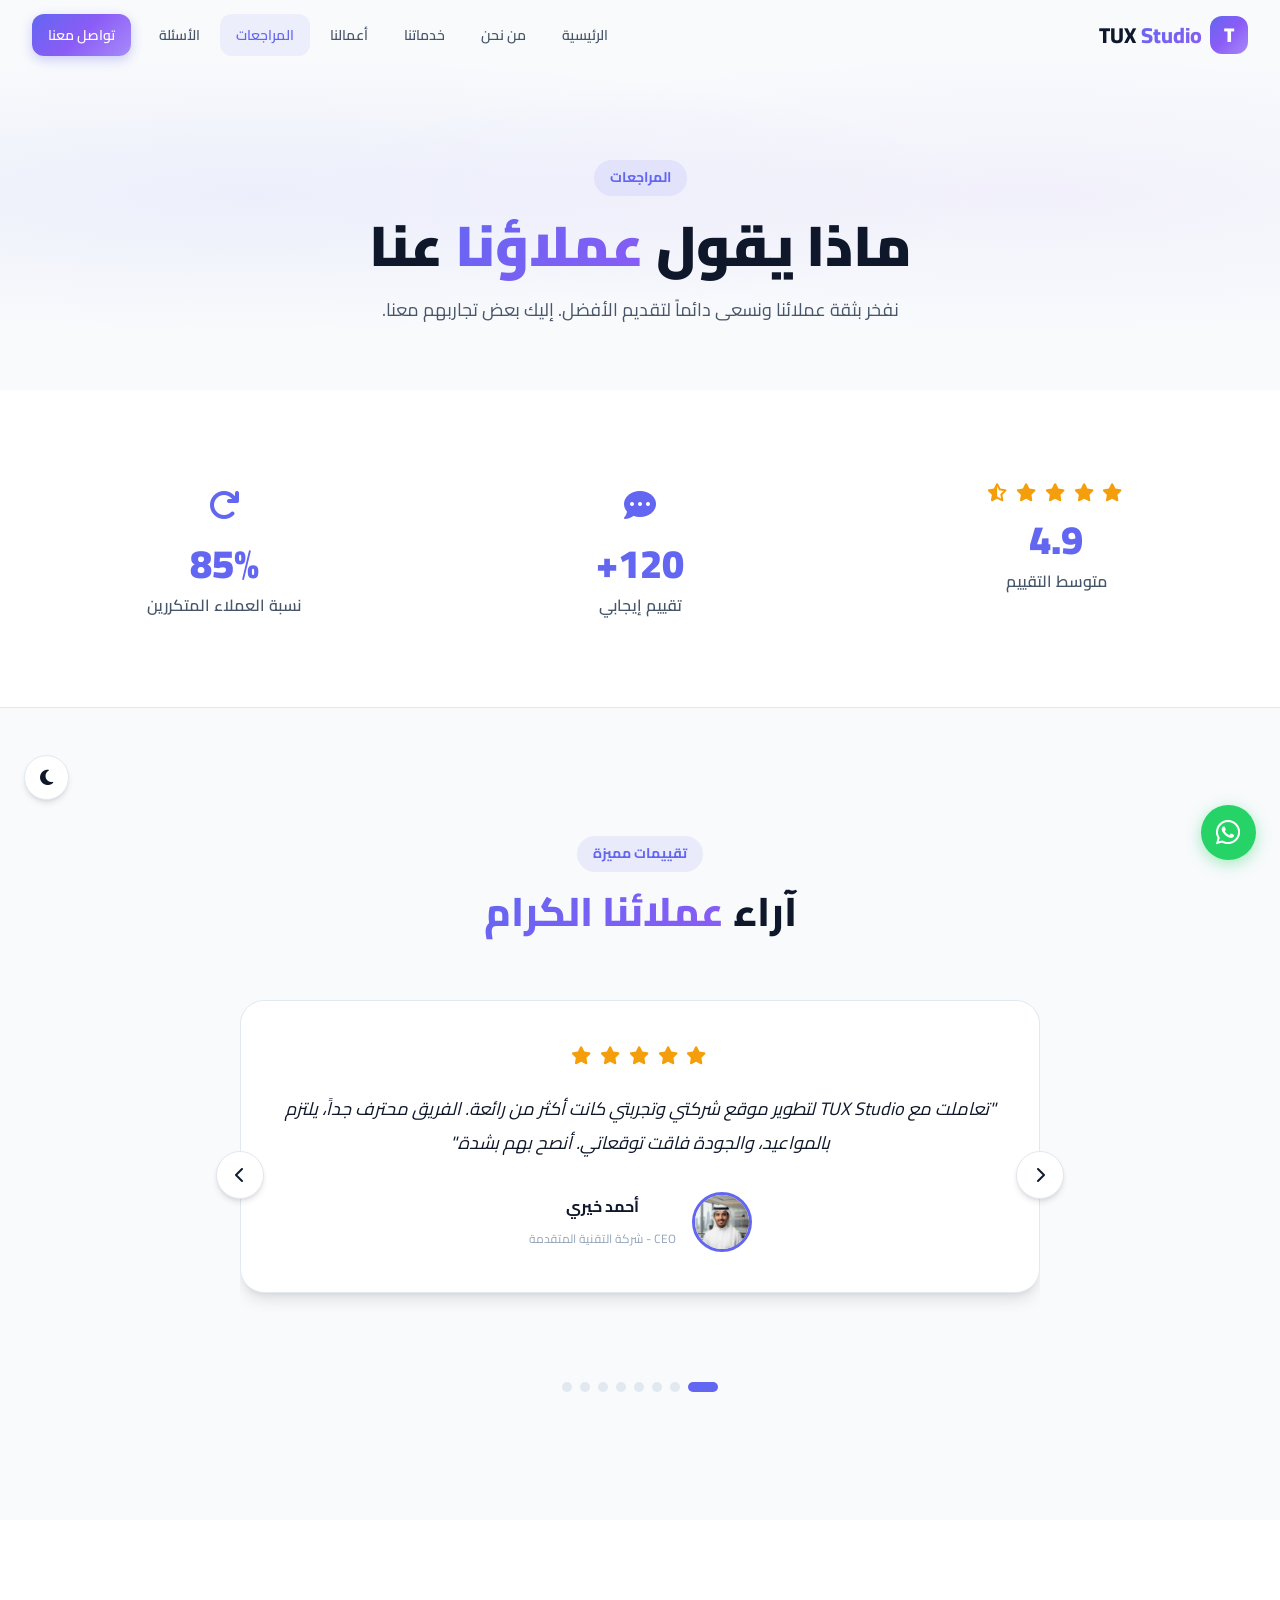
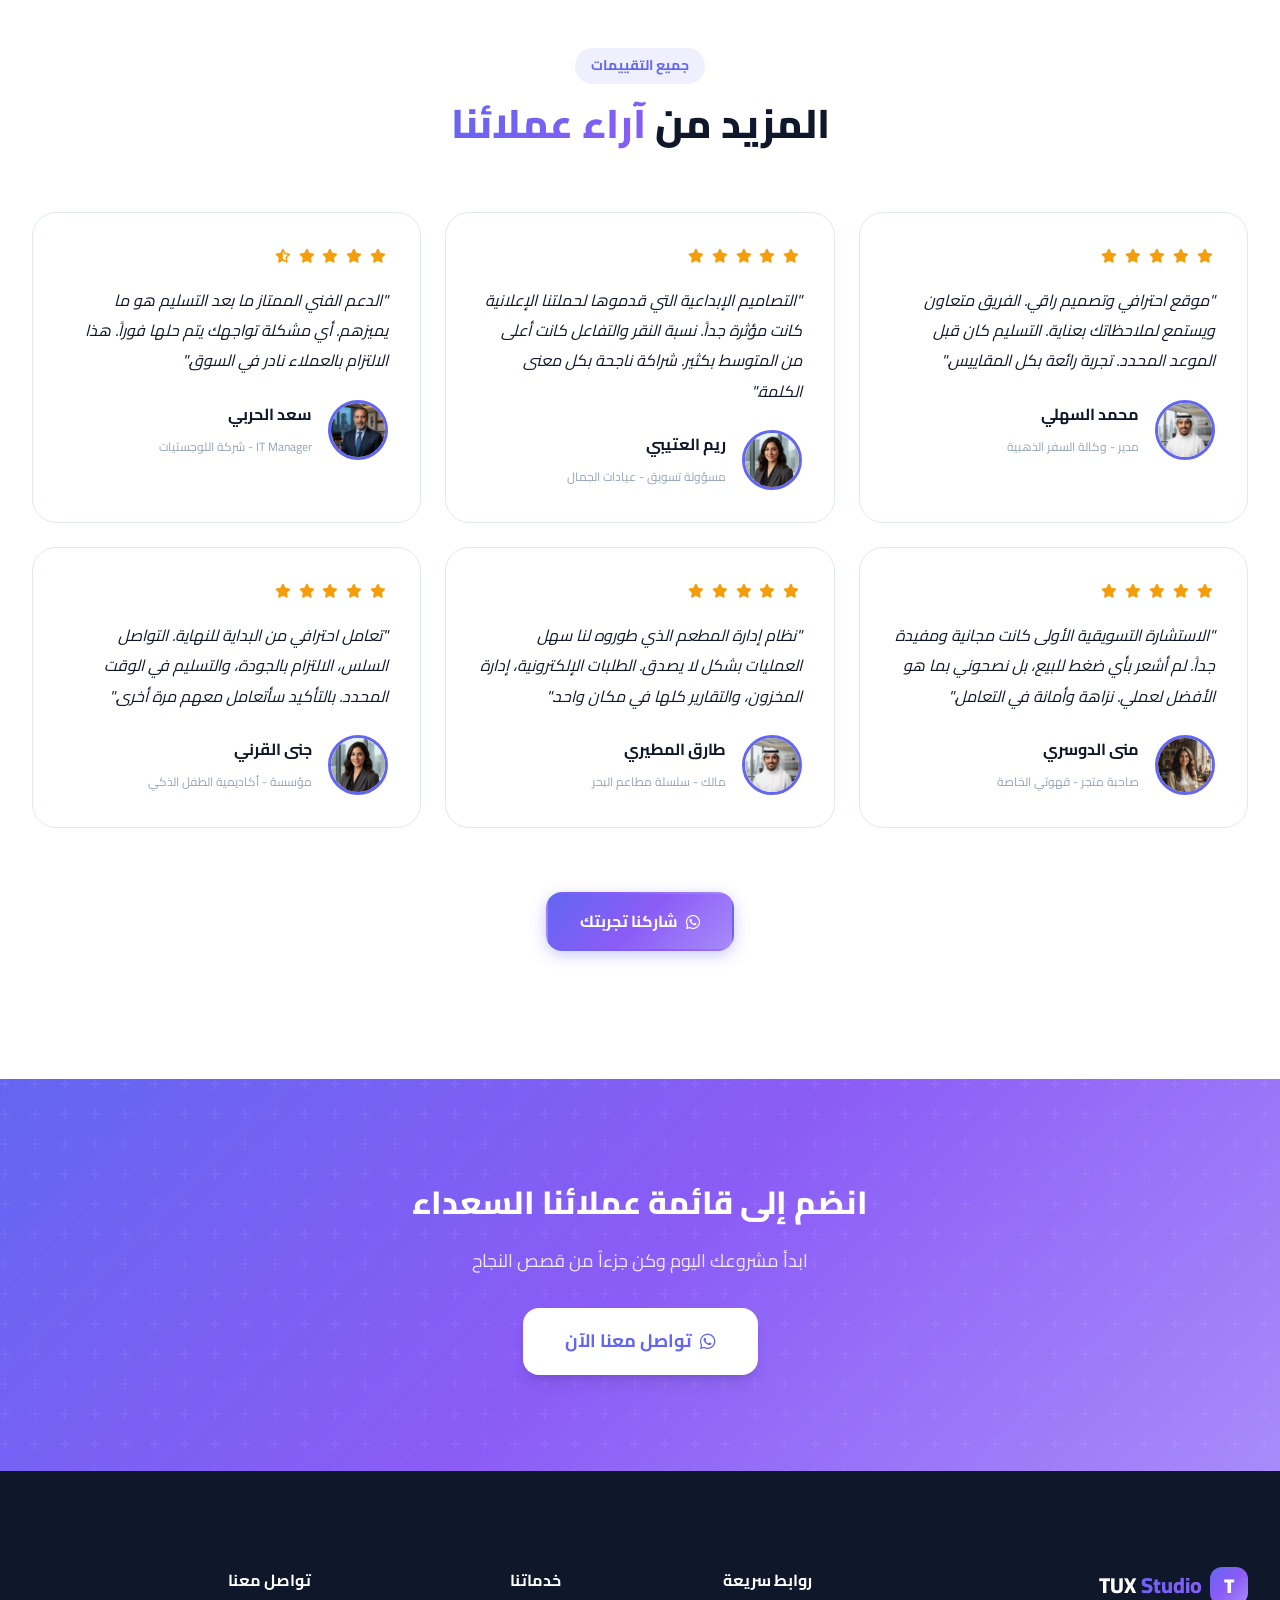
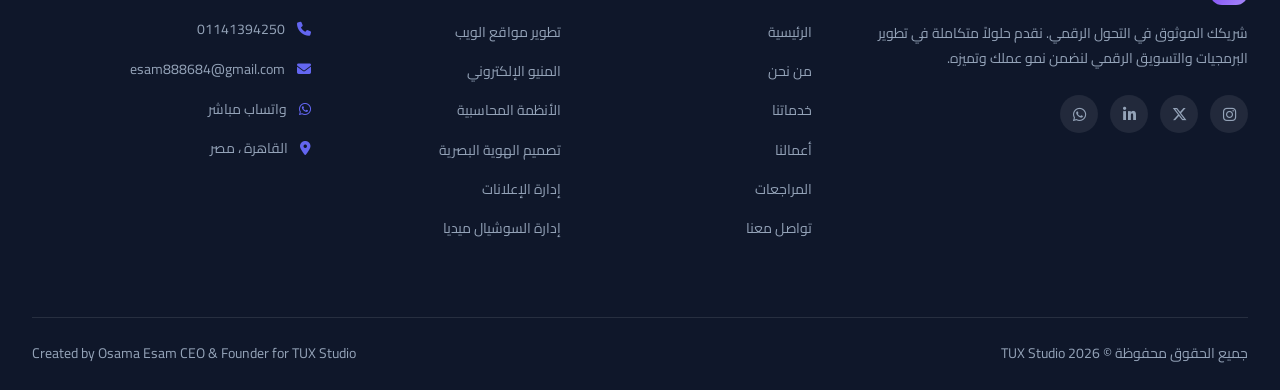
<file: reviews.html>
<!DOCTYPE html>
<html lang="ar" dir="rtl">
<head>
    <!-- ==================== META TAGS ==================== -->
    <meta charset="UTF-8">
    <meta name="viewport" content="width=device-width, initial-scale=1.0">
    <meta name="description" content="تقييمات وآراء عملاء TUX Studio - شاهد ماذا يقول عملاؤنا عن خدماتنا">
    <meta name="keywords" content="تقييمات, مراجعات, آراء العملاء, TUX Studio">
    <meta name="author" content="TUX Studio">
    <meta name="theme-color" content="#6366f1">

    <!-- Open Graph -->
    <meta property="og:type" content="website">
    <meta property="og:url" content="https://tuxstudio.com/reviews.html">
    <meta property="og:title" content="آراء عملاء TUX Studio | مراجعات حقيقية">
    <meta property="og:description" content="تقييمات حقيقية من عملائنا الكرام">

    <title>آراء العملاء | TUX Studio</title>

    <!-- Favicon -->
    <link rel="icon" type="image/svg+xml" href="./assets/favicon.svg">

    <!-- Google Fonts: Cairo -->
    <link rel="preconnect" href="https://fonts.googleapis.com">
    <link rel="preconnect" href="https://fonts.gstatic.com" crossorigin>
    <link href="https://fonts.googleapis.com/css2?family=Cairo:wght@300;400;500;600;700;800;900&display=swap" rel="stylesheet">

    <!-- Font Awesome -->
    <link rel="stylesheet" href="https://cdnjs.cloudflare.com/ajax/libs/font-awesome/6.5.1/css/all.min.css">

    <!-- Main Stylesheet -->
    <link rel="stylesheet" href="./css/style.css">
</head>
<body>
    <!-- ==================== LOADING SCREEN ==================== -->
    <div class="loading-screen" id="loadingScreen">
        <div class="loading-content">
            <div class="loading-logo">
                <svg viewBox="0 0 100 100" class="loading-svg">
                    <circle cx="50" cy="50" r="45" class="loading-circle loading-circle-bg"/>
                    <circle cx="50" cy="50" r="45" class="loading-circle loading-circle-progress"/>
                    <text x="50" y="58" text-anchor="middle" class="loading-text">T</text>
                </svg>
            </div>
            <div class="loading-bar">
                <div class="loading-bar-fill" id="loadingBarFill"></div>
            </div>
            <p class="loading-status" id="loadingStatus">جاري التحميل...</p>
        </div>
    </div>

    <!-- ==================== DARK MODE TOGGLE ==================== -->
    <button class="dark-mode-toggle" id="darkModeToggle" aria-label="تبديل الوضع الليلي">
        <i class="fas fa-moon" id="darkModeIcon"></i>
    </button>

    <!-- ==================== BACK TO TOP ==================== -->
    <button class="back-to-top" id="backToTop" aria-label="العودة للأعلى">
        <i class="fas fa-arrow-up"></i>
    </button>

    <!-- ==================== WHATSAPP FLOAT ==================== -->
    <a href="https://wa.me/966501234567" class="whatsapp-float" target="_blank" rel="noopener noreferrer" aria-label="تواصل عبر واتساب">
        <i class="fab fa-whatsapp"></i>
    </a>

    <!-- ==================== NAVBAR ==================== -->
    <nav class="navbar" id="navbar">
        <div class="container nav-container">
            <a href="./index.html" class="nav-logo">
                <span class="logo-icon">T</span>
                <span class="logo-text">TUX<span class="logo-accent"> Studio</span></span>
            </a>

            <ul class="nav-menu" id="navMenu">
                <li><a href="./index.html#home" class="nav-link">الرئيسية</a></li>
                <li><a href="./index.html#about" class="nav-link">من نحن</a></li>
                <li><a href="./index.html#services" class="nav-link">خدماتنا</a></li>
                <li><a href="./index.html#portfolio" class="nav-link">أعمالنا</a></li>
                <li><a href="./reviews.html" class="nav-link active">المراجعات</a></li>
                <li><a href="./index.html#faq" class="nav-link">الأسئلة</a></li>
                <li><a href="./index.html#contact" class="nav-link nav-cta">تواصل معنا</a></li>
            </ul>

            <button class="mobile-toggle" id="mobileToggle" aria-label="فتح القائمة">
                <span class="hamburger-line"></span>
                <span class="hamburger-line"></span>
                <span class="hamburger-line"></span>
            </button>
        </div>

        <div class="mobile-menu" id="mobileMenu">
            <ul class="mobile-nav-list">
                <li><a href="./index.html#home" class="mobile-nav-link">الرئيسية</a></li>
                <li><a href="./index.html#about" class="mobile-nav-link">من نحن</a></li>
                <li><a href="./index.html#services" class="mobile-nav-link">خدماتنا</a></li>
                <li><a href="./index.html#portfolio" class="mobile-nav-link">أعمالنا</a></li>
                <li><a href="./reviews.html" class="mobile-nav-link">المراجعات</a></li>
                <li><a href="./index.html#statistics" class="mobile-nav-link">إحصائياتنا</a></li>
                <li><a href="./index.html#faq" class="mobile-nav-link">الأسئلة الشائعة</a></li>
                <li><a href="./index.html#contact" class="mobile-nav-link mobile-cta">تواصل معنا</a></li>
            </ul>
            <div class="mobile-social">
                <a href="#" aria-label="Instagram"><i class="fab fa-instagram"></i></a>
                <a href="#" aria-label="Twitter"><i class="fab fa-x-twitter"></i></a>
                <a href="#" aria-label="LinkedIn"><i class="fab fa-linkedin-in"></i></a>
                <a href="https://wa.me/966501234567" aria-label="WhatsApp"><i class="fab fa-whatsapp"></i></a>
            </div>
        </div>
    </nav>

    <!-- ==================== REVIEWS HERO ==================== -->
    <section class="reviews-hero">
        <div class="container">
            <div class="reviews-hero-content" data-reveal>
                <span class="section-tag">المراجعات</span>
                <h1 class="reviews-hero-title">ماذا يقول <span class="gradient-text">عملاؤنا</span> عنا</h1>
                <p class="reviews-hero-desc">نفخر بثقة عملائنا ونسعى دائماً لتقديم الأفضل. إليك بعض تجاربهم معنا.</p>
            </div>
        </div>
    </section>

    <!-- ==================== REVIEWS STATS ==================== -->
    <section class="reviews-stats">
        <div class="container">
            <div class="reviews-stats-grid">
                <div class="reviews-stat" data-reveal>
                    <div class="reviews-stat-stars">
                        <i class="fas fa-star"></i>
                        <i class="fas fa-star"></i>
                        <i class="fas fa-star"></i>
                        <i class="fas fa-star"></i>
                        <i class="fas fa-star-half-alt"></i>
                    </div>
                    <div class="reviews-stat-number">4.9</div>
                    <div class="reviews-stat-label">متوسط التقييم</div>
                </div>
                <div class="reviews-stat" data-reveal>
                    <div class="reviews-stat-icon"><i class="fas fa-comment-dots"></i></div>
                    <div class="reviews-stat-number">120+</div>
                    <div class="reviews-stat-label">تقييم إيجابي</div>
                </div>
                <div class="reviews-stat" data-reveal>
                    <div class="reviews-stat-icon"><i class="fas fa-redo"></i></div>
                    <div class="reviews-stat-number">85%</div>
                    <div class="reviews-stat-label">نسبة العملاء المتكررين</div>
                </div>
            </div>
        </div>
    </section>

    <!-- ==================== REVIEWS SLIDER ==================== -->
    <section class="reviews-slider-section section section-alt">
        <div class="container">
            <div class="section-header text-center" data-reveal>
                <span class="section-tag">تقييمات مميزة</span>
                <h2 class="section-title">آراء <span class="gradient-text">عملائنا الكرام</span></h2>
            </div>

            <div class="reviews-slider-wrapper" data-reveal>
                <button class="slider-btn slider-prev" id="sliderPrev" aria-label="التقييم السابق">
                    <i class="fas fa-chevron-right"></i>
                </button>

                <div class="reviews-slider" id="reviewsSlider">
                    <!-- Review 1 -->
                    <div class="review-card active">
                        <div class="review-card-inner">
                            <div class="review-stars">
                                <i class="fas fa-star"></i>
                                <i class="fas fa-star"></i>
                                <i class="fas fa-star"></i>
                                <i class="fas fa-star"></i>
                                <i class="fas fa-star"></i>
                            </div>
                            <p class="review-text">"تعاملت مع TUX Studio لتطوير موقع شركتي وتجربتي كانت أكثر من رائعة. الفريق محترف جداً، يلتزم بالمواعيد، والجودة فاقت توقعاتي. أنصح بهم بشدة."</p>
                            <div class="review-author">
                                <img src="./images/client-1.jpg" alt="أحمد العلي" class="review-avatar">
                                <div class="review-author-info">
                                    <h4 class="review-author-name">أحمد خيري</h4>
                                    <span class="review-author-role">CEO - شركة التقنية المتقدمة</span>
                                </div>
                            </div>
                        </div>
                    </div>

                    <!-- Review 2 -->
                    <div class="review-card">
                        <div class="review-card-inner">
                            <div class="review-stars">
                                <i class="fas fa-star"></i>
                                <i class="fas fa-star"></i>
                                <i class="fas fa-star"></i>
                                <i class="fas fa-star"></i>
                                <i class="fas fa-star"></i>
                            </div>
                            <p class="review-text">"قاموا بتصميم المنيو الإلكتروني لمطعمي والنتيجة كانت مذهلة. العملاء يثنون على سهولة الاستخدام والتصميم الجميل. شكراً لفريق TUX Studio الرائع."</p>
                            <div class="review-author">
                                <img src="./images/client-2.jpg" alt="فهد السبيعي" class="review-avatar">
                                <div class="review-author-info">
                                    <h4 class="review-author-name">فهد السبيعي</h4>
                                    <span class="review-author-role">مالك - مطعم الذواقة</span>
                                </div>
                            </div>
                        </div>
                    </div>

                    <!-- Review 3 -->
                    <div class="review-card">
                        <div class="review-card-inner">
                            <div class="review-stars">
                                <i class="fas fa-star"></i>
                                <i class="fas fa-star"></i>
                                <i class="fas fa-star"></i>
                                <i class="fas fa-star"></i>
                                <i class="fas fa-star"></i>
                            </div>
                            <p class="review-text">"أفضل شركة إعلانات تعاملت معها. حملتهم حققت لي نتائج خرافية وزيادة في المبيعات بأكثر من 200%. فريق محترف يفهم السوق السعودي."</p>
                            <div class="review-author">
                                <img src="./images/client-3.jpg" alt="نورة القحطاني" class=""review-avatar">
                                <div class="review-author-info">
                                    <h4 class="review-author-name">نورة القحطاني</h4>
                                    <span class="review-author-role">مديرة تسويق - متجر لمسة</span>
                                </div>
                            </div>
                        </div>
                    </div>

                    <!-- Review 4 -->
                    <div class="review-card">
                        <div class="review-card-inner">
                            <div class="review-stars">
                                <i class="fas fa-star"></i>
                                <i class="fas fa-star"></i>
                                <i class="fas fa-star"></i>
                                <i class="fas fa-star"></i>
                                <i class="fas fa-star-half-alt"></i>
                            </div>
                            <p class="review-text">"كفيلة عن تصميم الهوية البصرية لعلامتي التجارية. الشعار والألوان والخطوط كلها كانت مثالية. أشعر أن علامتي أصبحت احترافية حقاً."</p>
                            <div class="review-author">
                                <img src="./images/client-4.jpg" alt="سارة المالكي" class="review-avatar">
                                <div class="review-author-info">
                                    <h4 class="review-author-name">سارة المالكي</h4>
                                    <span class="review-author-role">مؤسسة - دار الأناقة</span>
                                </div>
                            </div>
                        </div>
                    </div>

                    <!-- Review 5 -->
                    <div class="review-card">
                        <div class="review-card-inner">
                            <div class="review-stars">
                                <i class="fas fa-star"></i>
                                <i class="fas fa-star"></i>
                                <i class="fas fa-star"></i>
                                <i class="fas fa-star"></i>
                                <i class="fas fa-star"></i>
                            </div>
                            <p class="review-text">"النظام المحاسبي الذي طوروه لشركتنا وفر علينا ساعات من العمل اليدوي. التقارير الدقيقة وسهولة الاستخدام جعلت إدارة المالية أسهل بكثير."</p>
                            <div class="review-author">
                                <img src="./images/client-5.jpg" alt="خالد الزهراني" class="review-avatar">
                                <div class="review-author-info">
                                    <h4 class="review-author-name">خالد الزهراني</h4>
                                    <span class="review-author-role">CFO - مجموعة البناء الحديث</span>
                                </div>
                            </div>
                        </div>
                    </div>

                    <!-- Review 6 -->
                    <div class="review-card">
                        <div class="review-card-inner">
                            <div class="review-stars">
                                <i class="fas fa-star"></i>
                                <i class="fas fa-star"></i>
                                <i class="fas fa-star"></i>
                                <i class="fas fa-star"></i>
                                <i class="fas fa-star"></i>
                            </div>
                            <p class="review-text">"إدارة حسابات السوشيال ميديا كانت محترفة للغاية. المحتوى الجذاب والتصاميم الإبداعية زادت متابعينا بأكثر من 3 أضعاف في 3 أشهر فقط."</p>
                            <div class="review-author">
                                <img src="./images/client-6.jpg" alt="لمى الشمري" class="review-avatar">
                                <div class="review-author-info">
                                    <h4 class="review-author-name">لمى الشمري</h4>
                                    <span class="review-author-role">مديرة - أكاديمية الإبداع</span>
                                </div>
                            </div>
                        </div>
                    </div>

                    <!-- Review 7 -->
                    <div class="review-card">
                        <div class="review-card-inner">
                            <div class="review-stars">
                                <i class="fas fa-star"></i>
                                <i class="fas fa-star"></i>
                                <i class="fas fa-star"></i>
                                <i class="fas fa-star"></i>
                                <i class="fas fa-star-half-alt"></i>
                            </div>
                            <p class="review-text">"عملت معهم على حملة إطلاق منتج جديد والنتائج كانت مذهلة. التخطيط الاستراتيجي والتنفيذ المحكم حقق أرقاماً قياسية في المبيعات. شكراً TUX Studio!"</p>
                            <div class="review-author">
                                <img src="./images/client-7.jpg" alt="عبدالله الغامدي" class="review-avatar">
                                <div class="review-author-info">
                                    <h4 class="review-author-name">عبدالله الغامدي</h4>
                                    <span class="review-author-role">مدير عام - مصنع الصناعات الغذائية</span>
                                </div>
                            </div>
                        </div>
                    </div>

                    <!-- Review 8 -->
                    <div class="review-card">
                        <div class="review-card-inner">
                            <div class="review-stars">
                                <i class="fas fa-star"></i>
                                <i class="fas fa-star"></i>
                                <i class="fas fa-star"></i>
                                <i class="fas fa-star"></i>
                                <i class="fas fa-star"></i>
                            </div>
                            <p class="review-text">"الاستشارات التسويقية التي قدموها غيرت مفهومي للتسويق الرقمي. النصائح العملية والاستراتيجية المدروسة ساعدتني في تطوير عملي بشكل كبير."</p>
                            <div class="review-author">
                                <img src="./images/client-8.jpg" alt="هدى الشهراني" class="review-avatar">
                                <div class="review-author-info">
                                    <h4 class="review-author-name">هدى الشهراني</h4>
                                    <span class="review-author-role">رائدة أعمال - متجر هدايا يدوية</span>
                                </div>
                            </div>
                        </div>
                    </div>
                </div>

                <button class="slider-btn slider-next" id="sliderNext" aria-label="التقييم التالي">
                    <i class="fas fa-chevron-left"></i>
                </button>
            </div>

            <!-- Slider Dots -->
            <div class="slider-dots" id="sliderDots">
                <button class="slider-dot active" data-index="0" aria-label="التقييم 1"></button>
                <button class="slider-dot" data-index="1" aria-label="التقييم 2"></button>
                <button class="slider-dot" data-index="2" aria-label="التقييم 3"></button>
                <button class="slider-dot" data-index="3" aria-label="التقييم 4"></button>
                <button class="slider-dot" data-index="4" aria-label="التقييم 5"></button>
                <button class="slider-dot" data-index="5" aria-label="التقييم 6"></button>
                <button class="slider-dot" data-index="6" aria-label="التقييم 7"></button>
                <button class="slider-dot" data-index="7" aria-label="التقييم 8"></button>
            </div>
        </div>
    </section>

    <!-- ==================== REVIEWS GRID ==================== -->
    <section class="reviews-grid-section section">
        <div class="container">
            <div class="section-header text-center" data-reveal>
                <span class="section-tag">جميع التقييمات</span>
                <h2 class="section-title">المزيد من <span class="gradient-text">آراء عملائنا</span></h2>
            </div>

            <div class="reviews-grid">
                <div class="review-card-static" data-reveal>
                    <div class="review-stars">
                        <i class="fas fa-star"></i>
                        <i class="fas fa-star"></i>
                        <i class="fas fa-star"></i>
                        <i class="fas fa-star"></i>
                        <i class="fas fa-star"></i>
                    </div>
                    <p class="review-text">"موقع احترافي وتصميم راقي. الفريق متعاون ويستمع لملاحظاتك بعناية. التسليم كان قبل الموعد المحدد. تجربة رائعة بكل المقاييس."</p>
                    <div class="review-author">
                        <img src="./images/client-9.jpg" alt="محمد السهلي" class="review-avatar">
                        <div class="review-author-info">
                            <h4 class="review-author-name">محمد السهلي</h4>
                            <span class="review-author-role">مدير - وكالة السفر الذهبية</span>
                        </div>
                    </div>
                </div>

                <div class="review-card-static" data-reveal>
                    <div class="review-stars">
                        <i class="fas fa-star"></i>
                        <i class="fas fa-star"></i>
                        <i class="fas fa-star"></i>
                        <i class="fas fa-star"></i>
                        <i class="fas fa-star"></i>
                    </div>
                    <p class="review-text">"التصاميم الإبداعية التي قدموها لحملتنا الإعلانية كانت مؤثرة جداً. نسبة النقر والتفاعل كانت أعلى من المتوسط بكثير. شراكة ناجحة بكل معنى الكلمة."</p>
                    <div class="review-author">
                        <img src="./images/client-10.jpg" alt="ريم العتيبي" class="review-avatar">
                        <div class="review-author-info">
                            <h4 class="review-author-name">ريم العتيبي</h4>
                            <span class="review-author-role">مسؤولة تسويق - عيادات الجمال</span>
                        </div>
                    </div>
                </div>

                <div class="review-card-static" data-reveal>
                    <div class="review-stars">
                        <i class="fas fa-star"></i>
                        <i class="fas fa-star"></i>
                        <i class="fas fa-star"></i>
                        <i class="fas fa-star"></i>
                        <i class="fas fa-star-half-alt"></i>
                    </div>
                    <p class="review-text">"الدعم الفني الممتاز ما بعد التسليم هو ما يميزهم. أي مشكلة تواجهك يتم حلها فوراً. هذا الالتزام بالعملاء نادر في السوق."</p>
                    <div class="review-author">
                        <img src="./images/client-11.jpg" alt="سعد الحربي" class="review-avatar">
                        <div class="review-author-info">
                            <h4 class="review-author-name">سعد الحربي</h4>
                            <span class="review-author-role">IT Manager - شركة اللوجستيات</span>
                        </div>
                    </div>
                </div>

                <div class="review-card-static" data-reveal>
                    <div class="review-stars">
                        <i class="fas fa-star"></i>
                        <i class="fas fa-star"></i>
                        <i class="fas fa-star"></i>
                        <i class="fas fa-star"></i>
                        <i class="fas fa-star"></i>
                    </div>
                    <p class="review-text">"الاستشارة التسويقية الأولى كانت مجانية ومفيدة جداً. لم أشعر بأي ضغط للبيع، بل نصحوني بما هو الأفضل لعملي. نزاهة وأمانة في التعامل."</p>
                    <div class="review-author">
                        <img src="./images/client-12.jpg" alt="منى الدوسري" class="review-avatar">
                        <div class="review-author-info">
                            <h4 class="review-author-name">منى الدوسري</h4>
                            <span class="review-author-role">صاحبة متجر - قهوتي الخاصة</span>
                        </div>
                    </div>
                </div>

                <div class="review-card-static" data-reveal>
                    <div class="review-stars">
                        <i class="fas fa-star"></i>
                        <i class="fas fa-star"></i>
                        <i class="fas fa-star"></i>
                        <i class="fas fa-star"></i>
                        <i class="fas fa-star"></i>
                    </div>
                    <p class="review-text">"نظام إدارة المطعم الذي طوروه لنا سهل العمليات بشكل لا يصدق. الطلبات الإلكترونية، إدارة المخزون، والتقارير كلها في مكان واحد."</p>
                    <div class="review-author">
                        <img src="./images/client-1.jpg" alt="طارق المطيري" class="review-avatar">
                        <div class="review-author-info">
                            <h4 class="review-author-name">طارق المطيري</h4>
                            <span class="review-author-role">مالك - سلسلة مطاعم البحر</span>
                        </div>
                    </div>
                </div>

                <div class="review-card-static" data-reveal>
                    <div class="review-stars">
                        <i class="fas fa-star"></i>
                        <i class="fas fa-star"></i>
                        <i class="fas fa-star"></i>
                        <i class="fas fa-star"></i>
                        <i class="fas fa-star"></i>
                    </div>
                    <p class="review-text">"تعامل احترافي من البداية للنهاية. التواصل السلس، الالتزام بالجودة، والتسليم في الوقت المحدد. بالتأكيد سأتعامل معهم مرة أخرى."</p>
                    <div class="review-author">
                        <img src="./images/client-3.jpg" alt="جنى القرني" class="review-avatar">
                        <div class="review-author-info">
                            <h4 class="review-author-name">جنى القرني</h4>
                            <span class="review-author-role">مؤسسة - أكاديمية الطفل الذكي</span>
                        </div>
                    </div>
                </div>
            </div>

            <div class="text-center" data-reveal>
                <a href="https://wa.me/message/SJIDZYU2V2MTK1?text=مرحباً، أود مشاركة تجربتي معكم" class="btn btn-primary" target="_blank">
                    <i class="fab fa-whatsapp"></i>
                    شاركنا تجربتك
                </a>
            </div>
        </div>
    </section>

    <!-- ==================== CTA SECTION ==================== -->
    <section class="cta-section">
        <div class="container">
            <div class="cta-content" data-reveal>
                <h2 class="cta-title">انضم إلى قائمة عملائنا السعداء</h2>
                <p class="cta-desc">ابدأ مشروعك اليوم وكن جزءاً من قصص النجاح</p>
                <a href="https://wa.me/message/SJIDZYU2V2MTK1" class="btn btn-light btn-lg" target="_blank">
                    <i class="fab fa-whatsapp"></i>
                    تواصل معنا الآن
                </a>
            </div>
        </div>
    </section>

    <!-- ==================== FOOTER ==================== -->
    <footer class="footer">
        <div class="container">
            <div class="footer-grid">
                <div class="footer-col footer-about">
                    <a href="./index.html" class="footer-logo">
                        <span class="logo-icon">T</span>
                        <span class="logo-text">TUX<span class="logo-accent"> Studio</span></span>
                    </a>
                    <p class="footer-desc">شريكك الموثوق في التحول الرقمي. نقدم حلولاً متكاملة في تطوير البرمجيات والتسويق الرقمي لنضمن نمو عملك وتميزه.</p>
                    <div class="footer-social">
                        <a href="#" aria-label="Instagram"><i class="fab fa-instagram"></i></a>
                        <a href="#" aria-label="Twitter"><i class="fab fa-x-twitter"></i></a>
                        <a href="#" aria-label="LinkedIn"><i class="fab fa-linkedin-in"></i></a>
                        <a href="https://wa.me/message/SJIDZYU2V2MTK1" target="_blank" aria-label="WhatsApp"><i class="fab fa-whatsapp"></i></a>
                    </div>
                </div>

                <div class="footer-col">
                    <h4 class="footer-title">روابط سريعة</h4>
                    <ul class="footer-links">
                        <li><a href="./index.html#home">الرئيسية</a></li>
                        <li><a href="./index.html#about">من نحن</a></li>
                        <li><a href="./index.html#services">خدماتنا</a></li>
                        <li><a href="./index.html#portfolio">أعمالنا</a></li>
                        <li><a href="./reviews.html">المراجعات</a></li>
                        <li><a href="./index.html#contact">تواصل معنا</a></li>
                    </ul>
                </div>

                <div class="footer-col">
                    <h4 class="footer-title">خدماتنا</h4>
                    <ul class="footer-links">
                        <li><a href="./index.html#services">تطوير مواقع الويب</a></li>
                        <li><a href="./index.html#services">المنيو الإلكتروني</a></li>
                        <li><a href="./index.html#services">الأنظمة المحاسبية</a></li>
                        <li><a href="./index.html#services">تصميم الهوية البصرية</a></li>
                        <li><a href="./index.html#services">إدارة الإعلانات</a></li>
                        <li><a href="./index.html#services">إدارة السوشيال ميديا</a></li>
                    </ul>
                </div>

                <div class="footer-col">
                    <h4 class="footer-title">تواصل معنا</h4>
                    <ul class="footer-contact-list">
                        <li><i class="fas fa-phone"></i><a href="tel:+966501234567">01141394250</a></li>
                        <li><i class="fas fa-envelope"></i><a href="mailto:esam888684@gmail.com">esam888684@gmail.com</a></li>
                        <li><i class="fab fa-whatsapp"></i><a href="https://wa.me/message/SJIDZYU2V2MTK1" target="_blank">واتساب مباشر</a></li>
                        <li><i class="fas fa-map-marker-alt"></i><span>القاهرة ، مصر</span></li>
                    </ul>
                </div>
            </div>

            <div class="footer-bottom">
                <p class="copyright">جميع الحقوق محفوظة &copy; <span id="currentYear">2026</span> TUX Studio</p>
                <p class="footer-credit">Created by Osama Esam CEO & Founder for TUX Studio</p>
            </div>
        </div>
    </footer>

    <!-- ==================== MAIN JAVASCRIPT ==================== -->
    <script src="./js/script.js"></script>
</body>
</html>
</file>
<file: css/style.css>
/* ==============================================
   TUX STUDIO - MAIN STYLESHEET
   Premium Digital Agency Website
   Author: TUX Studio
   Version: 1.0.0
   ============================================== */

/* ==================== CSS VARIABLES ==================== */
:root {
    /* Brand Colors */
    --primary: #6366f1;
    --primary-light: #818cf8;
    --primary-dark: #4f46e5;
    --primary-gradient: linear-gradient(135deg, #6366f1 0%, #8b5cf6 50%, #a78bfa 100%);

    /* Accent Colors */
    --accent-1: #06b6d4;
    --accent-2: #f59e0b;
    --accent-3: #ec4899;

    /* Neutral Colors - Light Mode */
    --bg-primary: #ffffff;
    --bg-secondary: #f8fafc;
    --bg-tertiary: #f1f5f9;
    --bg-card: #ffffff;
    --bg-dark: #0f172a;
    --bg-dark-light: #1e293b;

    /* Text Colors */
    --text-primary: #0f172a;
    --text-secondary: #475569;
    --text-muted: #94a3b8;
    --text-light: #cbd5e1;
    --text-white: #ffffff;

    /* Border Colors */
    --border-color: #e2e8f0;
    --border-hover: #cbd5e1;

    /* Shadow */
    --shadow-sm: 0 1px 2px 0 rgb(0 0 0 / 0.05);
    --shadow-md: 0 4px 6px -1px rgb(0 0 0 / 0.1), 0 2px 4px -2px rgb(0 0 0 / 0.1);
    --shadow-lg: 0 10px 15px -3px rgb(0 0 0 / 0.1), 0 4px 6px -4px rgb(0 0 0 / 0.1);
    --shadow-xl: 0 20px 25px -5px rgb(0 0 0 / 0.1), 0 8px 10px -6px rgb(0 0 0 / 0.1);
    --shadow-glow: 0 0 40px -10px rgba(99, 102, 241, 0.4);

    /* Typography */
    --font-family: 'Cairo', -apple-system, BlinkMacSystemFont, 'Segoe UI', sans-serif;
    --font-size-xs: 0.75rem;
    --font-size-sm: 0.875rem;
    --font-size-base: 1rem;
    --font-size-lg: 1.125rem;
    --font-size-xl: 1.25rem;
    --font-size-2xl: 1.5rem;
    --font-size-3xl: 2rem;
    --font-size-4xl: 2.5rem;
    --font-size-5xl: 3.5rem;
    --font-size-6xl: 4.5rem;

    /* Spacing */
    --spacing-xs: 0.5rem;
    --spacing-sm: 1rem;
    --spacing-md: 2rem;
    --spacing-lg: 4rem;
    --spacing-xl: 6rem;
    --spacing-2xl: 8rem;

    /* Border Radius */
    --radius-sm: 0.5rem;
    --radius-md: 0.75rem;
    --radius-lg: 1rem;
    --radius-xl: 1.5rem;
    --radius-2xl: 2rem;
    --radius-full: 9999px;

    /* Transitions */
    --transition-fast: 0.15s ease;
    --transition-base: 0.3s ease;
    --transition-slow: 0.5s ease;
    --transition-slower: 0.8s cubic-bezier(0.16, 1, 0.3, 1);

    /* Z-Index Scale */
    --z-dropdown: 100;
    --z-sticky: 200;
    --z-fixed: 300;
    --z-modal: 400;
    --z-popover: 500;
    --z-tooltip: 600;
    --z-loader: 700;
}

/* ==================== DARK MODE ==================== */
[data-theme="dark"] {
    --bg-primary: #0a0a0f;
    --bg-secondary: #12121a;
    --bg-tertiary: #1a1a25;
    --bg-card: #16161f;
    --bg-dark: #000000;
    --bg-dark-light: #0a0a0f;

    --text-primary: #f1f5f9;
    --text-secondary: #94a3b8;
    --text-muted: #64748b;
    --text-light: #475569;

    --border-color: #1e293b;
    --border-hover: #334155;

    --shadow-sm: 0 1px 2px 0 rgb(0 0 0 / 0.3);
    --shadow-md: 0 4px 6px -1px rgb(0 0 0 / 0.4), 0 2px 4px -2px rgb(0 0 0 / 0.3);
    --shadow-lg: 0 10px 15px -3px rgb(0 0 0 / 0.5), 0 4px 6px -4px rgb(0 0 0 / 0.3);
    --shadow-xl: 0 20px 25px -5px rgb(0 0 0 / 0.6), 0 8px 10px -6px rgb(0 0 0 / 0.4);
    --shadow-glow: 0 0 40px -10px rgba(99, 102, 241, 0.6);
}

/* ==================== RESET & BASE ==================== */
*,
*::before,
*::after {
    margin: 0;
    padding: 0;
    box-sizing: border-box;
}

html {
    scroll-behavior: smooth;
    font-size: 16px;
    -webkit-font-smoothing: antialiased;
    -moz-osx-font-smoothing: grayscale;
}

body {
    font-family: var(--font-family);
    font-size: var(--font-size-base);
    line-height: 1.7;
    color: var(--text-primary);
    background-color: var(--bg-primary);
    overflow-x: hidden;
    transition: background-color var(--transition-base), color var(--transition-base);
}

img {
    max-width: 100%;
    height: auto;
    display: block;
}

a {
    text-decoration: none;
    color: inherit;
    transition: color var(--transition-fast);
}

button {
    cursor: pointer;
    border: none;
    background: none;
    font-family: inherit;
}

ul, ol {
    list-style: none;
}

input, textarea, select {
    font-family: inherit;
    font-size: inherit;
}

/* ==================== UTILITY CLASSES ==================== */
.container {
    width: 100%;
    max-width: 1280px;
    margin: 0 auto;
    padding: 0 1.5rem;
}

.text-center {
    text-align: center;
}

.section {
    padding: var(--spacing-2xl) 0;
}

.section-alt {
    background-color: var(--bg-secondary);
}

.gradient-text {
    background: linear-gradient(135deg, var(--primary) 0%, #8b5cf6 100%);
    -webkit-background-clip: text;
    -webkit-text-fill-color: transparent;
    background-clip: text;
}

/* ==================== LOADING SCREEN ==================== */
.loading-screen {
    position: fixed;
    inset: 0;
    background: var(--bg-primary);
    display: flex;
    align-items: center;
    justify-content: center;
    z-index: var(--z-loader);
    transition: opacity 0.6s ease, visibility 0.6s ease;
}

.loading-screen.hidden {
    opacity: 0;
    visibility: hidden;
    pointer-events: none;
}

.loading-content {
    text-align: center;
}

.loading-logo {
    margin-bottom: 2rem;
}

.loading-svg {
    width: 100px;
    height: 100px;
}

.loading-circle {
    fill: none;
    stroke-width: 3;
    stroke-linecap: round;
}

.loading-circle-bg {
    stroke: var(--border-color);
}

.loading-circle-progress {
    stroke: var(--primary);
    stroke-dasharray: 283;
    stroke-dashoffset: 283;
    transform: rotate(-90deg);
    transform-origin: center;
    animation: loadingProgress 2s ease-in-out forwards;
}

@keyframes loadingProgress {
    0% { stroke-dashoffset: 283; }
    100% { stroke-dashoffset: 0; }
}

.loading-text {
    fill: var(--primary);
    font-size: 32px;
    font-weight: 800;
    font-family: var(--font-family);
}

.loading-bar {
    width: 200px;
    height: 4px;
    background: var(--border-color);
    border-radius: var(--radius-full);
    margin: 0 auto 1rem;
    overflow: hidden;
}

.loading-bar-fill {
    height: 100%;
    background: var(--primary-gradient);
    border-radius: var(--radius-full);
    width: 0;
    animation: loadingBarFill 2s ease-in-out forwards;
}

@keyframes loadingBarFill {
    0% { width: 0; }
    50% { width: 70%; }
    100% { width: 100%; }
}

.loading-status {
    color: var(--text-muted);
    font-size: var(--font-size-sm);
}

/* ==================== DARK MODE TOGGLE ==================== */
.dark-mode-toggle {
    position: fixed;
    bottom: 100px;
    left: 1.5rem;
    width: 45px;
    height: 45px;
    border-radius: 50%;
    background: var(--bg-card);
    border: 1px solid var(--border-color);
    color: var(--text-primary);
    font-size: 1.1rem;
    display: flex;
    align-items: center;
    justify-content: center;
    cursor: pointer;
    z-index: var(--z-fixed);
    box-shadow: var(--shadow-md);
    transition: all var(--transition-base);
}

.dark-mode-toggle:hover {
    transform: scale(1.1);
    box-shadow: var(--shadow-lg);
    border-color: var(--primary);
}

/* ==================== BACK TO TOP ==================== */
.back-to-top {
    position: fixed;
    bottom: 40px;
    left: 1.5rem;
    width: 45px;
    height: 45px;
    border-radius: 50%;
    background: var(--primary-gradient);
    color: white;
    font-size: 1rem;
    display: flex;
    align-items: center;
    justify-content: center;
    cursor: pointer;
    z-index: var(--z-fixed);
    box-shadow: var(--shadow-md);
    opacity: 0;
    visibility: hidden;
    transform: translateY(20px);
    transition: all var(--transition-base);
}

.back-to-top.visible {
    opacity: 1;
    visibility: visible;
    transform: translateY(0);
}

.back-to-top:hover {
    transform: translateY(-3px);
    box-shadow: var(--shadow-lg);
}

/* ==================== WHATSAPP FLOAT ==================== */
.whatsapp-float {
    position: fixed;
    bottom: 40px;
    right: 1.5rem;
    width: 55px;
    height: 55px;
    border-radius: 50%;
    background: #25d366;
    color: white;
    font-size: 1.75rem;
    display: flex;
    align-items: center;
    justify-content: center;
    cursor: pointer;
    z-index: var(--z-fixed);
    box-shadow: 0 4px 15px rgba(37, 211, 102, 0.4);
    transition: all var(--transition-base);
    animation: whatsappPulse 2s infinite;
}

@keyframes whatsappPulse {
    0%, 100% { box-shadow: 0 4px 15px rgba(37, 211, 102, 0.4); }
    50% { box-shadow: 0 4px 25px rgba(37, 211, 102, 0.7); }
}

.whatsapp-float:hover {
    transform: scale(1.1) translateY(-3px);
    box-shadow: 0 8px 25px rgba(37, 211, 102, 0.6);
}

/* ==================== NAVBAR ==================== */
.navbar {
    position: fixed;
    top: 0;
    right: 0;
    left: 0;
    z-index: var(--z-fixed);
    padding: 1rem 0;
    transition: all var(--transition-base);
}

.navbar.scrolled {
    padding: 0.6rem 0;
    background: rgba(255, 255, 255, 0.85);
    backdrop-filter: blur(20px);
    -webkit-backdrop-filter: blur(20px);
    box-shadow: var(--shadow-sm);
    border-bottom: 1px solid var(--border-color);
}

[data-theme="dark"] .navbar.scrolled {
    background: rgba(10, 10, 15, 0.9);
}

.nav-container {
    display: flex;
    align-items: center;
    justify-content: space-between;
}

/* Logo */
.nav-logo {
    display: flex;
    align-items: center;
    gap: 0.5rem;
    font-weight: 800;
    font-size: 1.35rem;
    color: var(--text-primary);
}

.logo-icon {
    width: 38px;
    height: 38px;
    background: var(--primary-gradient);
    color: white;
    border-radius: var(--radius-md);
    display: flex;
    align-items: center;
    justify-content: center;
    font-size: 1.25rem;
    font-weight: 900;
}

.logo-accent {
    background: linear-gradient(135deg, var(--primary) 0%, #8b5cf6 100%);
    -webkit-background-clip: text;
    -webkit-text-fill-color: transparent;
    background-clip: text;
}

/* Nav Menu */
.nav-menu {
    display: flex;
    align-items: center;
    gap: 0.25rem;
}

.nav-link {
    padding: 0.5rem 1rem;
    font-size: var(--font-size-sm);
    font-weight: 600;
    color: var(--text-secondary);
    border-radius: var(--radius-md);
    transition: all var(--transition-fast);
    position: relative;
}

.nav-link:hover,
.nav-link.active {
    color: var(--primary);
    background: rgba(99, 102, 241, 0.08);
}

.nav-cta {
    background: var(--primary-gradient);
    color: white !important;
    margin-right: 0.5rem;
    box-shadow: 0 4px 12px rgba(99, 102, 241, 0.3);
}

.nav-cta:hover {
    box-shadow: 0 6px 20px rgba(99, 102, 241, 0.4);
    transform: translateY(-1px);
}

/* Mobile Toggle */
.mobile-toggle {
    display: none;
    flex-direction: column;
    gap: 5px;
    padding: 0.5rem;
    z-index: 10;
}

.hamburger-line {
    display: block;
    width: 24px;
    height: 2.5px;
    background: var(--text-primary);
    border-radius: 2px;
    transition: all var(--transition-base);
}

.mobile-toggle.active .hamburger-line:nth-child(1) {
    transform: rotate(45deg) translate(5px, 5px);
}

.mobile-toggle.active .hamburger-line:nth-child(2) {
    opacity: 0;
}

.mobile-toggle.active .hamburger-line:nth-child(3) {
    transform: rotate(-45deg) translate(5px, -5px);
}

/* Mobile Menu */
.mobile-menu {
    position: fixed;
    top: 0;
    right: -100%;
    width: 100%;
    max-width: 380px;
    height: 100vh;
    background: var(--bg-card);
    z-index: var(--z-modal);
    padding: 6rem 2rem 2rem;
    transition: right var(--transition-slow);
    box-shadow: var(--shadow-xl);
    overflow-y: auto;
}

.mobile-menu.active {
    right: 0;
}

.mobile-menu::before {
    content: '';
    position: fixed;
    top: 0;
    right: 0;
    left: 0;
    bottom: 0;
    background: rgba(0, 0, 0, 0.5);
    z-index: -1;
    opacity: 0;
    visibility: hidden;
    transition: all var(--transition-base);
}

.mobile-menu.active::before {
    opacity: 1;
    visibility: visible;
    right: 380px;
}

.mobile-nav-list {
    display: flex;
    flex-direction: column;
    gap: 0.5rem;
    margin-bottom: 2rem;
}

.mobile-nav-link {
    display: block;
    padding: 0.875rem 1rem;
    font-size: var(--font-size-lg);
    font-weight: 600;
    color: var(--text-primary);
    border-radius: var(--radius-md);
    transition: all var(--transition-fast);
}

.mobile-nav-link:hover {
    background: rgba(99, 102, 241, 0.08);
    color: var(--primary);
}

.mobile-cta {
    background: var(--primary-gradient);
    color: white;
    text-align: center;
    margin-top: 0.5rem;
}

.mobile-social {
    display: flex;
    gap: 1rem;
    justify-content: center;
    padding-top: 1.5rem;
    border-top: 1px solid var(--border-color);
}

.mobile-social a {
    width: 42px;
    height: 42px;
    border-radius: 50%;
    background: var(--bg-tertiary);
    display: flex;
    align-items: center;
    justify-content: center;
    color: var(--text-secondary);
    font-size: 1.1rem;
    transition: all var(--transition-fast);
}

.mobile-social a:hover {
    background: var(--primary);
    color: white;
    transform: translateY(-2px);
}

/* ==================== BUTTONS ==================== */
.btn {
    display: inline-flex;
    align-items: center;
    justify-content: center;
    gap: 0.5rem;
    padding: 0.875rem 2rem;
    font-size: var(--font-size-base);
    font-weight: 700;
    font-family: var(--font-family);
    border-radius: var(--radius-lg);
    cursor: pointer;
    transition: all var(--transition-base);
    border: 2px solid transparent;
}

.btn-primary {
    background: var(--primary-gradient);
    color: white;
    box-shadow: 0 4px 15px rgba(99, 102, 241, 0.35);
}

.btn-primary:hover {
    box-shadow: 0 8px 25px rgba(99, 102, 241, 0.5);
    transform: translateY(-2px);
}

.btn-outline {
    background: transparent;
    color: var(--text-primary);
    border-color: var(--border-color);
}

.btn-outline:hover {
    border-color: var(--primary);
    color: var(--primary);
    background: rgba(99, 102, 241, 0.05);
}

.btn-light {
    background: white;
    color: var(--primary);
    box-shadow: var(--shadow-lg);
}

.btn-light:hover {
    transform: translateY(-2px);
    box-shadow: var(--shadow-xl);
}

.btn-lg {
    padding: 1rem 2.5rem;
    font-size: var(--font-size-lg);
}

.btn-full {
    width: 100%;
}

/* ==================== SECTION HEADER ==================== */
.section-header {
    margin-bottom: var(--spacing-lg);
}

.section-header.text-center {
    max-width: 700px;
    margin-left: auto;
    margin-right: auto;
}

.section-tag {
    display: inline-block;
    padding: 0.375rem 1rem;
    background: rgba(99, 102, 241, 0.1);
    color: var(--primary);
    font-size: var(--font-size-sm);
    font-weight: 700;
    border-radius: var(--radius-full);
    margin-bottom: 1rem;
}

.section-title {
    font-size: var(--font-size-4xl);
    font-weight: 800;
    line-height: 1.2;
    color: var(--text-primary);
    margin-bottom: 1rem;
}

.section-subtitle {
    font-size: var(--font-size-lg);
    color: var(--text-secondary);
    line-height: 1.7;
}

/* ==================== HERO SECTION ==================== */
.hero {
    position: relative;
    min-height: 100vh;
    display: flex;
    align-items: center;
    padding: 8rem 0 4rem;
    overflow: hidden;
}

.hero-bg {
    position: absolute;
    inset: 0;
    z-index: -1;
}

.hero-particles {
    position: absolute;
    inset: 0;
}

.hero-particles .particle {
    position: absolute;
    border-radius: 50%;
    background: var(--primary);
    opacity: 0.15;
    animation: particleFloat linear infinite;
}

@keyframes particleFloat {
    0% { transform: translateY(100vh) rotate(0deg); opacity: 0; }
    10% { opacity: 0.15; }
    90% { opacity: 0.15; }
    100% { transform: translateY(-100px) rotate(720deg); opacity: 0; }
}

.hero-gradient {
    position: absolute;
    inset: 0;
    background: 
        radial-gradient(ellipse at 20% 50%, rgba(99, 102, 241, 0.12) 0%, transparent 50%),
        radial-gradient(ellipse at 80% 20%, rgba(139, 92, 246, 0.1) 0%, transparent 50%),
        radial-gradient(ellipse at 50% 80%, rgba(6, 182, 212, 0.06) 0%, transparent 50%);
}

.hero-content {
    max-width: 800px;
}

.hero-badge {
    display: inline-flex;
    align-items: center;
    gap: 0.5rem;
    padding: 0.5rem 1.25rem;
    background: rgba(99, 102, 241, 0.1);
    border: 1px solid rgba(99, 102, 241, 0.2);
    border-radius: var(--radius-full);
    font-size: var(--font-size-sm);
    font-weight: 600;
    color: var(--primary);
    margin-bottom: 1.5rem;
}

.hero-badge i {
    color: var(--accent-2);
}

.hero-title {
    font-size: var(--font-size-6xl);
    font-weight: 900;
    line-height: 1.1;
    color: var(--text-primary);
    margin-bottom: 1.5rem;
}

.hero-description {
    font-size: var(--font-size-lg);
    color: var(--text-secondary);
    line-height: 1.9;
    margin-bottom: 2.5rem;
    max-width: 650px;
}

.hero-buttons {
    display: flex;
    gap: 1rem;
    margin-bottom: 3rem;
    flex-wrap: wrap;
}

.hero-stats {
    display: flex;
    gap: 2.5rem;
    padding-top: 2rem;
    border-top: 1px solid var(--border-color);
}

.hero-stat-item {
    text-align: center;
}

.hero-stat-number {
    display: block;
    font-size: var(--font-size-3xl);
    font-weight: 900;
    color: var(--primary);
    line-height: 1;
}

.hero-stat-label {
    font-size: var(--font-size-sm);
    color: var(--text-muted);
    margin-top: 0.25rem;
}

.hero-scroll {
    position: absolute;
    bottom: 2rem;
    left: 50%;
    transform: translateX(-50%);
}

.scroll-indicator {
    display: flex;
    flex-direction: column;
    align-items: center;
    gap: 0.75rem;
    color: var(--text-muted);
    font-size: var(--font-size-xs);
}

.scroll-mouse {
    width: 24px;
    height: 38px;
    border: 2px solid var(--text-muted);
    border-radius: 12px;
    position: relative;
}

.scroll-wheel {
    width: 4px;
    height: 8px;
    background: var(--primary);
    border-radius: 2px;
    position: absolute;
    top: 6px;
    left: 50%;
    transform: translateX(-50%);
    animation: scrollWheel 1.5s ease-in-out infinite;
}

@keyframes scrollWheel {
    0%, 100% { top: 6px; opacity: 1; }
    50% { top: 18px; opacity: 0.3; }
}

/* ==================== ABOUT SECTION ==================== */
.about-grid {
    display: grid;
    grid-template-columns: 1fr 1fr;
    gap: var(--spacing-xl);
    align-items: center;
}

.about-image-wrapper {
    position: relative;
}

.about-image-wrapper img {
    border-radius: var(--radius-2xl);
    box-shadow: var(--shadow-xl);
    width: 100%;
    aspect-ratio: 4/5;
    object-fit: cover;
}

.about-image-badge {
    position: absolute;
    bottom: -1rem;
    left: -1rem;
    background: var(--primary-gradient);
    color: white;
    padding: 1.25rem 1.5rem;
    border-radius: var(--radius-xl);
    box-shadow: var(--shadow-lg);
    text-align: center;
}

.badge-number {
    display: block;
    font-size: var(--font-size-3xl);
    font-weight: 900;
    line-height: 1;
}

.badge-text {
    font-size: var(--font-size-xs);
    font-weight: 600;
    line-height: 1.4;
}

.about-image-decoration {
    position: absolute;
    top: -1.5rem;
    right: -1.5rem;
    width: 100%;
    height: 100%;
    border: 3px solid var(--primary);
    border-radius: var(--radius-2xl);
    z-index: -1;
    opacity: 0.3;
}

.about-content .section-header {
    margin-bottom: var(--spacing-md);
}

.about-text {
    font-size: var(--font-size-base);
    color: var(--text-secondary);
    line-height: 1.9;
    margin-bottom: 1.5rem;
}

.about-cards {
    display: grid;
    grid-template-columns: 1fr 1fr;
    gap: 1rem;
    margin-bottom: var(--spacing-md);
}

.about-card {
    padding: 1.5rem;
    background: var(--bg-card);
    border: 1px solid var(--border-color);
    border-radius: var(--radius-lg);
    transition: all var(--transition-base);
}

.about-card:hover {
    border-color: var(--primary-light);
    box-shadow: var(--shadow-md);
    transform: translateY(-3px);
}

.about-card-icon {
    width: 48px;
    height: 48px;
    background: rgba(99, 102, 241, 0.1);
    border-radius: var(--radius-md);
    display: flex;
    align-items: center;
    justify-content: center;
    color: var(--primary);
    font-size: 1.25rem;
    margin-bottom: 1rem;
}

.about-card-title {
    font-size: var(--font-size-lg);
    font-weight: 700;
    color: var(--text-primary);
    margin-bottom: 0.5rem;
}

.about-card-text {
    font-size: var(--font-size-sm);
    color: var(--text-secondary);
    line-height: 1.7;
}

.values-title {
    font-size: var(--font-size-lg);
    font-weight: 700;
    color: var(--text-primary);
    margin-bottom: 1rem;
}

.values-grid {
    display: flex;
    gap: 1.5rem;
    flex-wrap: wrap;
}

.value-item {
    display: flex;
    align-items: center;
    gap: 0.5rem;
    padding: 0.5rem 1rem;
    background: var(--bg-tertiary);
    border-radius: var(--radius-full);
    font-size: var(--font-size-sm);
    font-weight: 600;
    color: var(--text-primary);
}

.value-item i {
    color: var(--primary);
    font-size: 0.875rem;
}

/* ==================== SERVICES SECTION ==================== */
.services-grid {
    display: grid;
    grid-template-columns: repeat(3, 1fr);
    gap: 1.5rem;
}

.service-card {
    background: var(--bg-card);
    border: 1px solid var(--border-color);
    border-radius: var(--radius-xl);
    padding: 2rem;
    transition: all var(--transition-base);
    position: relative;
    overflow: hidden;
}

.service-card::before {
    content: '';
    position: absolute;
    top: 0;
    right: 0;
    width: 100%;
    height: 3px;
    background: var(--primary-gradient);
    transform: scaleX(0);
    transform-origin: right;
    transition: transform var(--transition-base);
}

.service-card:hover {
    transform: translateY(-8px);
    box-shadow: var(--shadow-xl);
    border-color: transparent;
}

.service-card:hover::before {
    transform: scaleX(1);
}

.service-icon {
    width: 60px;
    height: 60px;
    background: var(--primary-gradient);
    border-radius: var(--radius-lg);
    display: flex;
    align-items: center;
    justify-content: center;
    font-size: 1.5rem;
    color: white;
    margin-bottom: 1.5rem;
    transition: all var(--transition-base);
}

.service-card:hover .service-icon {
    transform: scale(1.1) rotate(-5deg);
    box-shadow: var(--shadow-glow);
}

.service-title {
    font-size: var(--font-size-xl);
    font-weight: 700;
    color: var(--text-primary);
    margin-bottom: 0.75rem;
}

.service-description {
    font-size: var(--font-size-sm);
    color: var(--text-secondary);
    line-height: 1.7;
    margin-bottom: 1.25rem;
}

.service-features {
    margin-bottom: 1.5rem;
}

.service-features li {
    display: flex;
    align-items: center;
    gap: 0.5rem;
    font-size: var(--font-size-sm);
    color: var(--text-secondary);
    margin-bottom: 0.5rem;
}

.service-features li i {
    color: var(--accent-1);
    font-size: 0.75rem;
}

.service-link {
    display: inline-flex;
    align-items: center;
    gap: 0.5rem;
    font-size: var(--font-size-sm);
    font-weight: 700;
    color: var(--primary);
    transition: all var(--transition-fast);
}

.service-link i {
    transition: transform var(--transition-fast);
}

.service-link:hover {
    color: var(--primary-dark);
}

.service-link:hover i {
    transform: translateX(-4px);
}

/* ==================== WHY CHOOSE US SECTION ==================== */
.why-us-grid {
    display: grid;
    grid-template-columns: 1fr 1fr;
    gap: var(--spacing-xl);
    align-items: center;
}

.why-us-text {
    font-size: var(--font-size-lg);
    color: var(--text-secondary);
    line-height: 1.8;
    margin-bottom: var(--spacing-md);
}

.features-list {
    display: flex;
    flex-direction: column;
    gap: 1.25rem;
}

.feature-item {
    display: flex;
    gap: 1rem;
    align-items: flex-start;
    padding: 1.25rem;
    background: var(--bg-card);
    border: 1px solid var(--border-color);
    border-radius: var(--radius-lg);
    transition: all var(--transition-base);
}

.feature-item:hover {
    border-color: var(--primary-light);
    box-shadow: var(--shadow-md);
    transform: translateX(-5px);
}

.feature-icon {
    width: 48px;
    height: 48px;
    background: var(--primary-gradient);
    border-radius: var(--radius-md);
    display: flex;
    align-items: center;
    justify-content: center;
    color: white;
    font-size: 1.1rem;
    flex-shrink: 0;
}

.feature-content h3 {
    font-size: var(--font-size-base);
    font-weight: 700;
    color: var(--text-primary);
    margin-bottom: 0.25rem;
}

.feature-content p {
    font-size: var(--font-size-sm);
    color: var(--text-secondary);
    line-height: 1.7;
}

.why-us-image-wrapper {
    position: relative;
}

.why-us-image-wrapper img {
    border-radius: var(--radius-2xl);
    box-shadow: var(--shadow-xl);
    width: 100%;
    aspect-ratio: 1/1;
    object-fit: cover;
}

.floating-card {
    position: absolute;
    display: flex;
    align-items: center;
    gap: 0.75rem;
    padding: 0.875rem 1.25rem;
    background: var(--bg-card);
    border: 1px solid var(--border-color);
    border-radius: var(--radius-lg);
    box-shadow: var(--shadow-lg);
    font-size: var(--font-size-sm);
    font-weight: 600;
    color: var(--text-primary);
    animation: floatCard 3s ease-in-out infinite;
}

.floating-card i {
    color: var(--primary);
}

.floating-card-1 {
    top: 10%;
    right: -1rem;
    animation-delay: 0s;
}

.floating-card-2 {
    bottom: 20%;
    left: -1.5rem;
    animation-delay: 1s;
}

.floating-card-3 {
    bottom: 5%;
    right: 10%;
    animation-delay: 2s;
}

@keyframes floatCard {
    0%, 100% { transform: translateY(0); }
    50% { transform: translateY(-10px); }
}

/* ==================== PORTFOLIO SECTION ==================== */
.portfolio-filter {
    display: flex;
    justify-content: center;
    gap: 0.75rem;
    margin-bottom: var(--spacing-md);
    flex-wrap: wrap;
}

.filter-btn {
    padding: 0.625rem 1.5rem;
    font-size: var(--font-size-sm);
    font-weight: 600;
    font-family: var(--font-family);
    color: var(--text-secondary);
    background: var(--bg-card);
    border: 1px solid var(--border-color);
    border-radius: var(--radius-full);
    cursor: pointer;
    transition: all var(--transition-fast);
}

.filter-btn:hover,
.filter-btn.active {
    background: var(--primary-gradient);
    color: white;
    border-color: transparent;
    box-shadow: 0 4px 15px rgba(99, 102, 241, 0.3);
}

.portfolio-grid {
    display: grid;
    grid-template-columns: repeat(3, 1fr);
    gap: 1.5rem;
    margin-bottom: var(--spacing-lg);
}

.portfolio-card {
    background: var(--bg-card);
    border-radius: var(--radius-xl);
    overflow: hidden;
    border: 1px solid var(--border-color);
    transition: all var(--transition-base);
}

.portfolio-card:hover {
    transform: translateY(-8px);
    box-shadow: var(--shadow-xl);
    border-color: transparent;
}

.portfolio-image {
    position: relative;
    overflow: hidden;
    aspect-ratio: 16/10;
}

.portfolio-image img {
    width: 100%;
    height: 100%;
    object-fit: cover;
    transition: transform var(--transition-slow);
}

.portfolio-card:hover .portfolio-image img {
    transform: scale(1.08);
}

.portfolio-overlay {
    position: absolute;
    inset: 0;
    background: rgba(15, 23, 42, 0.7);
    display: flex;
    align-items: center;
    justify-content: center;
    opacity: 0;
    transition: opacity var(--transition-base);
}

.portfolio-card:hover .portfolio-overlay {
    opacity: 1;
}

.portfolio-actions {
    display: flex;
    gap: 0.75rem;
}

.portfolio-btn {
    width: 48px;
    height: 48px;
    border-radius: 50%;
    background: white;
    color: var(--text-primary);
    display: flex;
    align-items: center;
    justify-content: center;
    font-size: 1rem;
    transform: translateY(20px);
    transition: all var(--transition-base);
}

.portfolio-card:hover .portfolio-btn {
    transform: translateY(0);
}

.portfolio-btn:hover {
    background: var(--primary);
    color: white;
}

.portfolio-info {
    padding: 1.5rem;
}

.portfolio-category {
    display: inline-block;
    padding: 0.25rem 0.75rem;
    background: rgba(99, 102, 241, 0.1);
    color: var(--primary);
    font-size: var(--font-size-xs);
    font-weight: 700;
    border-radius: var(--radius-full);
    margin-bottom: 0.75rem;
}

.portfolio-title {
    font-size: var(--font-size-lg);
    font-weight: 700;
    color: var(--text-primary);
    margin-bottom: 0.5rem;
}

.portfolio-description {
    font-size: var(--font-size-sm);
    color: var(--text-secondary);
    line-height: 1.7;
}

/* ==================== STATISTICS SECTION ==================== */
.statistics {
    background: var(--bg-dark);
    position: relative;
    overflow: hidden;
    padding: var(--spacing-xl) 0;
}

.statistics::before {
    content: '';
    position: absolute;
    top: 0;
    left: 0;
    right: 0;
    bottom: 0;
    background: 
        radial-gradient(ellipse at 30% 50%, rgba(99, 102, 241, 0.15) 0%, transparent 50%),
        radial-gradient(ellipse at 70% 50%, rgba(139, 92, 246, 0.1) 0%, transparent 50%);
}

.stats-grid {
    display: grid;
    grid-template-columns: repeat(4, 1fr);
    gap: 2rem;
    position: relative;
    z-index: 1;
}

.stat-item {
    text-align: center;
    padding: 2rem;
}

.stat-icon {
    width: 64px;
    height: 64px;
    background: rgba(99, 102, 241, 0.15);
    border-radius: var(--radius-lg);
    display: flex;
    align-items: center;
    justify-content: center;
    color: var(--primary-light);
    font-size: 1.5rem;
    margin: 0 auto 1.25rem;
}

.stat-number {
    font-size: var(--font-size-5xl);
    font-weight: 900;
    color: white;
    line-height: 1;
    margin-bottom: 0.5rem;
}

.stat-label {
    font-size: var(--font-size-base);
    color: var(--text-muted);
    font-weight: 500;
}

/* ==================== FAQ SECTION ==================== */
.faq-grid {
    display: grid;
    grid-template-columns: 1fr 1fr;
    gap: 1rem;
}

.faq-column {
    display: flex;
    flex-direction: column;
    gap: 1rem;
}

.faq-item {
    background: var(--bg-card);
    border: 1px solid var(--border-color);
    border-radius: var(--radius-lg);
    overflow: hidden;
    transition: all var(--transition-base);
}

.faq-item:hover {
    border-color: var(--border-hover);
}

.faq-item.active {
    border-color: var(--primary-light);
    box-shadow: var(--shadow-md);
}

.faq-question {
    width: 100%;
    display: flex;
    align-items: center;
    justify-content: space-between;
    padding: 1.25rem 1.5rem;
    font-size: var(--font-size-base);
    font-weight: 700;
    font-family: var(--font-family);
    color: var(--text-primary);
    text-align: right;
    gap: 1rem;
}

.faq-question i {
    color: var(--primary);
    font-size: var(--font-size-sm);
    transition: transform var(--transition-base);
    flex-shrink: 0;
}

.faq-item.active .faq-question i {
    transform: rotate(180deg);
}

.faq-answer {
    max-height: 0;
    overflow: hidden;
    transition: max-height var(--transition-slow);
}

.faq-item.active .faq-answer {
    max-height: 300px;
}

.faq-answer-content {
    padding: 0 1.5rem 1.25rem;
    font-size: var(--font-size-sm);
    color: var(--text-secondary);
    line-height: 1.8;
}

/* ==================== CONTACT SECTION ==================== */
.contact-grid {
    display: grid;
    grid-template-columns: 1fr 1.2fr;
    gap: var(--spacing-xl);
    align-items: start;
}

.contact-info-title {
    font-size: var(--font-size-2xl);
    font-weight: 700;
    color: var(--text-primary);
    margin-bottom: 1.5rem;
}

.contact-cards {
    display: flex;
    flex-direction: column;
    gap: 1rem;
    margin-bottom: 2rem;
}

.contact-card {
    display: flex;
    gap: 1rem;
    padding: 1.25rem;
    background: var(--bg-card);
    border: 1px solid var(--border-color);
    border-radius: var(--radius-lg);
    transition: all var(--transition-base);
}

.contact-card:hover {
    border-color: var(--primary-light);
    box-shadow: var(--shadow-md);
    transform: translateX(-5px);
}

.contact-card-icon {
    width: 48px;
    height: 48px;
    background: var(--primary-gradient);
    border-radius: var(--radius-md);
    display: flex;
    align-items: center;
    justify-content: center;
    color: white;
    font-size: 1.1rem;
    flex-shrink: 0;
}

.contact-card-content h4 {
    font-size: var(--font-size-sm);
    font-weight: 700;
    color: var(--text-primary);
    margin-bottom: 0.25rem;
}

.contact-card-content a,
.contact-card-content p {
    font-size: var(--font-size-sm);
    color: var(--text-secondary);
    font-weight: 600;
}

.contact-card-content span {
    font-size: var(--font-size-xs);
    color: var(--text-muted);
}

.contact-social h4 {
    font-size: var(--font-size-base);
    font-weight: 700;
    color: var(--text-primary);
    margin-bottom: 1rem;
}

.social-links {
    display: flex;
    gap: 0.75rem;
}

.social-link {
    width: 44px;
    height: 44px;
    border-radius: 50%;
    background: var(--bg-tertiary);
    display: flex;
    align-items: center;
    justify-content: center;
    color: var(--text-secondary);
    font-size: 1.1rem;
    transition: all var(--transition-base);
    border: 1px solid var(--border-color);
}

.social-link:hover {
    background: var(--primary-gradient);
    color: white;
    border-color: transparent;
    transform: translateY(-3px);
    box-shadow: 0 4px 12px rgba(99, 102, 241, 0.3);
}

/* Contact Form */
.contact-form-wrapper {
    background: var(--bg-card);
    border: 1px solid var(--border-color);
    border-radius: var(--radius-xl);
    overflow: hidden;
}

.contact-form {
    padding: 2.5rem;
}

.form-header {
    margin-bottom: 1.5rem;
    text-align: center;
}

.form-header h3 {
    font-size: var(--font-size-xl);
    font-weight: 700;
    color: var(--text-primary);
    margin-bottom: 0.5rem;
}

.form-header p {
    font-size: var(--font-size-sm);
    color: var(--text-muted);
}

.form-row {
    display: grid;
    grid-template-columns: 1fr 1fr;
    gap: 1rem;
}

.form-group {
    margin-bottom: 1.25rem;
}

.form-group label {
    display: block;
    font-size: var(--font-size-sm);
    font-weight: 600;
    color: var(--text-primary);
    margin-bottom: 0.5rem;
}

.form-group input,
.form-group select,
.form-group textarea {
    width: 100%;
    padding: 0.875rem 1rem;
    background: var(--bg-primary);
    border: 1px solid var(--border-color);
    border-radius: var(--radius-md);
    color: var(--text-primary);
    font-size: var(--font-size-base);
    transition: all var(--transition-fast);
}

.form-group input:focus,
.form-group select:focus,
.form-group textarea:focus {
    outline: none;
    border-color: var(--primary);
    box-shadow: 0 0 0 3px rgba(99, 102, 241, 0.1);
}

.form-group input::placeholder,
.form-group textarea::placeholder {
    color: var(--text-muted);
}

.form-group select {
    cursor: pointer;
    appearance: none;
    background-image: url("data:image/svg+xml,%3Csvg xmlns='http://www.w3.org/2000/svg' width='16' height='16' fill='%2394a3b8' viewBox='0 0 16 16'%3E%3Cpath d='M1.646 4.646a.5.5 0 0 1 .708 0L8 10.293l5.646-5.647a.5.5 0 0 1 .708.708l-6 6a.5.5 0 0 1-.708 0l-6-6a.5.5 0 0 1 0-.708z'/%3E%3C/svg%3E");
    background-repeat: no-repeat;
    background-position: left 1rem center;
    padding-left: 2.5rem;
}

.form-group textarea {
    resize: vertical;
    min-height: 120px;
}

.form-whatsapp-alt {
    margin-top: 1.25rem;
    text-align: center;
    padding-top: 1.25rem;
    border-top: 1px solid var(--border-color);
}

.form-whatsapp-alt span {
    display: block;
    font-size: var(--font-size-sm);
    color: var(--text-muted);
    margin-bottom: 0.5rem;
}

.form-whatsapp-alt a {
    display: inline-flex;
    align-items: center;
    gap: 0.5rem;
    font-weight: 700;
    color: #25d366;
    font-size: var(--font-size-base);
}

.form-whatsapp-alt a:hover {
    text-decoration: underline;
}

/* ==================== FOOTER ==================== */
.footer {
    background: var(--bg-dark);
    color: var(--text-light);
    padding-top: var(--spacing-xl);
}

.footer-grid {
    display: grid;
    grid-template-columns: 2fr 1fr 1fr 1.5fr;
    gap: var(--spacing-lg);
    padding-bottom: var(--spacing-lg);
    border-bottom: 1px solid rgba(255, 255, 255, 0.1);
}

.footer-logo {
    display: flex;
    align-items: center;
    gap: 0.5rem;
    font-weight: 800;
    font-size: 1.35rem;
    color: white;
    margin-bottom: 1rem;
}

.footer-desc {
    font-size: var(--font-size-sm);
    color: var(--text-muted);
    line-height: 1.8;
    margin-bottom: 1.5rem;
}

.footer-social {
    display: flex;
    gap: 0.75rem;
}

.footer-social a {
    width: 38px;
    height: 38px;
    border-radius: 50%;
    background: rgba(255, 255, 255, 0.08);
    display: flex;
    align-items: center;
    justify-content: center;
    color: var(--text-muted);
    font-size: 0.95rem;
    transition: all var(--transition-fast);
}

.footer-social a:hover {
    background: var(--primary);
    color: white;
    transform: translateY(-2px);
}

.footer-title {
    font-size: var(--font-size-base);
    font-weight: 700;
    color: white;
    margin-bottom: 1.5rem;
}

.footer-links li {
    margin-bottom: 0.75rem;
}

.footer-links a {
    font-size: var(--font-size-sm);
    color: var(--text-muted);
    transition: all var(--transition-fast);
    display: inline-block;
}

.footer-links a:hover {
    color: var(--primary-light);
    transform: translateX(-3px);
}

.footer-contact-list li {
    display: flex;
    align-items: flex-start;
    gap: 0.75rem;
    margin-bottom: 1rem;
    font-size: var(--font-size-sm);
}

.footer-contact-list i {
    color: var(--primary);
    font-size: 0.875rem;
    margin-top: 0.25rem;
}

.footer-contact-list a,
.footer-contact-list span {
    color: var(--text-muted);
    transition: color var(--transition-fast);
}

.footer-contact-list a:hover {
    color: var(--primary-light);
}

.footer-bottom {
    padding: 1.5rem 0;
    display: flex;
    justify-content: space-between;
    align-items: center;
    flex-wrap: wrap;
    gap: 0.5rem;
}

.copyright,
.footer-credit {
    font-size: var(--font-size-sm);
    color: var(--text-muted);
}

/* ==================== REVIEWS PAGE ==================== */
.reviews-hero {
    padding: 10rem 0 4rem;
    background: var(--bg-secondary);
    position: relative;
    overflow: hidden;
}

.reviews-hero::before {
    content: '';
    position: absolute;
    inset: 0;
    background: 
        radial-gradient(ellipse at 20% 50%, rgba(99, 102, 241, 0.08) 0%, transparent 50%),
        radial-gradient(ellipse at 80% 50%, rgba(139, 92, 246, 0.06) 0%, transparent 50%);
}

.reviews-hero-content {
    text-align: center;
    position: relative;
    z-index: 1;
}

.reviews-hero-title {
    font-size: var(--font-size-5xl);
    font-weight: 900;
    color: var(--text-primary);
    margin-bottom: 1rem;
    line-height: 1.2;
}

.reviews-hero-desc {
    font-size: var(--font-size-lg);
    color: var(--text-secondary);
    max-width: 600px;
    margin: 0 auto;
}

/* Reviews Stats */
.reviews-stats {
    background: var(--bg-primary);
    padding: var(--spacing-lg) 0;
    border-bottom: 1px solid var(--border-color);
}

.reviews-stats-grid {
    display: grid;
    grid-template-columns: repeat(3, 1fr);
    gap: 2rem;
    text-align: center;
}

.reviews-stat {
    padding: 1.5rem;
}

.reviews-stat-stars {
    color: var(--accent-2);
    font-size: var(--font-size-lg);
    margin-bottom: 0.75rem;
    letter-spacing: 0.15rem;
}

.reviews-stat-icon {
    font-size: 2rem;
    color: var(--primary);
    margin-bottom: 0.75rem;
}

.reviews-stat-number {
    font-size: var(--font-size-4xl);
    font-weight: 900;
    color: var(--primary);
    line-height: 1;
    margin-bottom: 0.5rem;
}

.reviews-stat-label {
    font-size: var(--font-size-base);
    color: var(--text-secondary);
    font-weight: 600;
}

/* Reviews Slider */
.reviews-slider-wrapper {
    position: relative;
    max-width: 800px;
    margin: 0 auto;
}

.reviews-slider {
    position: relative;
    overflow: hidden;
    min-height: 350px;
}

.review-card {
    position: absolute;
    inset: 0;
    opacity: 0;
    transform: translateX(100px);
    transition: all var(--transition-slow);
    pointer-events: none;
}

.review-card.active {
    opacity: 1;
    transform: translateX(0);
    pointer-events: all;
    position: relative;
}

.review-card.prev {
    transform: translateX(-100px);
}

.review-card-inner {
    background: var(--bg-card);
    border: 1px solid var(--border-color);
    border-radius: var(--radius-xl);
    padding: 2.5rem;
    text-align: center;
    box-shadow: var(--shadow-lg);
}

.review-stars {
    color: var(--accent-2);
    font-size: var(--font-size-lg);
    margin-bottom: 1.25rem;
    letter-spacing: 0.15rem;
}

.review-text {
    font-size: var(--font-size-lg);
    color: var(--text-primary);
    line-height: 1.9;
    margin-bottom: 2rem;
    font-style: italic;
}

.review-author {
    display: flex;
    align-items: center;
    justify-content: center;
    gap: 1rem;
}

.review-avatar {
    width: 60px;
    height: 60px;
    border-radius: 50%;
    object-fit: cover;
    border: 3px solid var(--primary);
}

.review-author-name {
    font-size: var(--font-size-base);
    font-weight: 700;
    color: var(--text-primary);
    margin-bottom: 0.25rem;
}

.review-author-role {
    font-size: var(--font-size-xs);
    color: var(--text-muted);
}

/* Slider Buttons */
.slider-btn {
    position: absolute;
    top: 50%;
    transform: translateY(-50%);
    width: 48px;
    height: 48px;
    border-radius: 50%;
    background: var(--bg-card);
    border: 1px solid var(--border-color);
    color: var(--text-primary);
    font-size: 1rem;
    display: flex;
    align-items: center;
    justify-content: center;
    cursor: pointer;
    z-index: 2;
    transition: all var(--transition-base);
    box-shadow: var(--shadow-md);
}

.slider-btn:hover {
    background: var(--primary);
    color: white;
    border-color: transparent;
}

.slider-prev {
    right: -24px;
}

.slider-next {
    left: -24px;
}

.slider-dots {
    display: flex;
    justify-content: center;
    gap: 0.5rem;
    margin-top: 2rem;
}

.slider-dot {
    width: 10px;
    height: 10px;
    border-radius: 50%;
    background: var(--border-color);
    cursor: pointer;
    transition: all var(--transition-base);
    border: none;
}

.slider-dot.active {
    background: var(--primary);
    width: 30px;
    border-radius: 5px;
}

/* Reviews Grid (Static Cards) */
.reviews-grid {
    display: grid;
    grid-template-columns: repeat(3, 1fr);
    gap: 1.5rem;
    margin-bottom: var(--spacing-lg);
}

.review-card-static {
    background: var(--bg-card);
    border: 1px solid var(--border-color);
    border-radius: var(--radius-xl);
    padding: 2rem;
    transition: all var(--transition-base);
}

.review-card-static:hover {
    transform: translateY(-5px);
    box-shadow: var(--shadow-lg);
    border-color: var(--primary-light);
}

.review-card-static .review-stars {
    margin-bottom: 1rem;
    font-size: var(--font-size-sm);
}

.review-card-static .review-text {
    font-size: var(--font-size-base);
    margin-bottom: 1.5rem;
    text-align: right;
}

.review-card-static .review-author {
    justify-content: flex-start;
}

/* ==================== CTA SECTION ==================== */
.cta-section {
    background: var(--primary-gradient);
    padding: var(--spacing-xl) 0;
    text-align: center;
    position: relative;
    overflow: hidden;
}

.cta-section::before {
    content: '';
    position: absolute;
    inset: 0;
    background: url("data:image/svg+xml,%3Csvg width='60' height='60' viewBox='0 0 60 60' xmlns='http://www.w3.org/2000/svg'%3E%3Cg fill='none' fill-rule='evenodd'%3E%3Cg fill='%23ffffff' fill-opacity='0.05'%3E%3Cpath d='M36 34v-4h-2v4h-4v2h4v4h2v-4h4v-2h-4zm0-30V0h-2v4h-4v2h4v4h2V6h4V4h-4zM6 34v-4H4v4H0v2h4v4h2v-4h4v-2H6zM6 4V0H4v4H0v2h4v4h2V6h4V4H6z'/%3E%3C/g%3E%3C/g%3E%3C/svg%3E");
}

.cta-content {
    position: relative;
    z-index: 1;
}

.cta-title {
    font-size: var(--font-size-3xl);
    font-weight: 800;
    color: white;
    margin-bottom: 1rem;
}

.cta-desc {
    font-size: var(--font-size-lg);
    color: rgba(255, 255, 255, 0.85);
    margin-bottom: 2rem;
}

/* ==================== SCROLL REVEAL ==================== */
[data-reveal] {
    opacity: 0;
    transform: translateY(40px);
    transition: opacity var(--transition-slower), transform var(--transition-slower);
}

[data-reveal].revealed {
    opacity: 1;
    transform: translateY(0);
}

/* Stagger delays */
[data-reveal-delay="1"] { transition-delay: 0.1s; }
[data-reveal-delay="2"] { transition-delay: 0.2s; }
[data-reveal-delay="3"] { transition-delay: 0.3s; }
[data-reveal-delay="4"] { transition-delay: 0.4s; }
[data-reveal-delay="5"] { transition-delay: 0.5s; }
[data-reveal-delay="6"] { transition-delay: 0.6s; }
[data-reveal-delay="7"] { transition-delay: 0.7s; }
[data-reveal-delay="8"] { transition-delay: 0.8s; }

/* ==================== RESPONSIVE STYLES ==================== */

/* Large Screens (1200px+) */
@media (min-width: 1200px) {
    .container {
        padding: 0 2rem;
    }
}

/* Tablets (768px - 1024px) */
@media (max-width: 1024px) {
    :root {
        --font-size-6xl: 3.5rem;
        --font-size-5xl: 3rem;
        --font-size-4xl: 2rem;
        --spacing-2xl: 6rem;
        --spacing-xl: 4rem;
    }

    .services-grid {
        grid-template-columns: repeat(2, 1fr);
    }

    .portfolio-grid {
        grid-template-columns: repeat(2, 1fr);
    }

    .stats-grid {
        grid-template-columns: repeat(2, 1fr);
    }

    .reviews-grid {
        grid-template-columns: repeat(2, 1fr);
    }

    .footer-grid {
        grid-template-columns: 1fr 1fr;
    }
}

/* Mobile (below 768px) */
@media (max-width: 768px) {
    :root {
        --font-size-6xl: 2.5rem;
        --font-size-5xl: 2rem;
        --font-size-4xl: 1.75rem;
        --font-size-3xl: 1.5rem;
        --spacing-2xl: 4rem;
        --spacing-xl: 3rem;
        --spacing-lg: 2.5rem;
    }

    /* Navbar */
    .nav-menu {
        display: none;
    }

    .mobile-toggle {
        display: flex;
    }

    /* Hero */
    .hero {
        padding: 7rem 0 3rem;
        min-height: auto;
    }

    .hero-title {
        font-size: 2.25rem;
    }

    .hero-buttons {
        flex-direction: column;
    }

    .hero-stats {
        gap: 1.5rem;
    }

    .hero-scroll {
        display: none;
    }

    /* About */
    .about-grid {
        grid-template-columns: 1fr;
        gap: var(--spacing-md);
    }

    .about-image {
        order: -1;
        max-width: 400px;
        margin: 0 auto;
    }

    .about-cards {
        grid-template-columns: 1fr;
    }

    /* Services */
    .services-grid {
        grid-template-columns: 1fr;
    }

    /* Why Us */
    .why-us-grid {
        grid-template-columns: 1fr;
        gap: var(--spacing-md);
    }

    .why-us-image {
        order: -1;
        max-width: 400px;
        margin: 0 auto;
    }

    .floating-card {
        display: none;
    }

    /* Portfolio */
    .portfolio-grid {
        grid-template-columns: 1fr;
    }

    .portfolio-filter {
        gap: 0.5rem;
    }

    .filter-btn {
        padding: 0.5rem 1rem;
        font-size: var(--font-size-xs);
    }

    /* Statistics */
    .stats-grid {
        grid-template-columns: repeat(2, 1fr);
        gap: 1rem;
    }

    .stat-item {
        padding: 1.5rem 1rem;
    }

    .stat-icon {
        width: 50px;
        height: 50px;
        font-size: 1.25rem;
    }

    .stat-number {
        font-size: var(--font-size-3xl);
    }

    /* FAQ */
    .faq-grid {
        grid-template-columns: 1fr;
    }

    /* Contact */
    .contact-grid {
        grid-template-columns: 1fr;
        gap: var(--spacing-lg);
    }

    .form-row {
        grid-template-columns: 1fr;
    }

    /* Reviews Page */
    .reviews-hero {
        padding: 7rem 0 3rem;
    }

    .reviews-hero-title {
        font-size: var(--font-size-3xl);
    }

    .reviews-stats-grid {
        grid-template-columns: 1fr;
        gap: 1rem;
    }

    .reviews-slider-wrapper {
        padding: 0 1rem;
    }

    .slider-btn {
        display: none;
    }

    .reviews-grid {
        grid-template-columns: 1fr;
    }

    /* Footer */
    .footer-grid {
        grid-template-columns: 1fr;
        gap: var(--spacing-md);
        text-align: center;
    }

    .footer-about {
        max-width: 400px;
        margin: 0 auto;
    }

    .footer-social {
        justify-content: center;
    }

    .footer-links a:hover {
        transform: translateX(0);
    }

    .footer-contact-list li {
        justify-content: center;
    }

    .footer-bottom {
        flex-direction: column;
        text-align: center;
        gap: 0.75rem;
    }

    /* Fixed buttons */
    .dark-mode-toggle {
        width: 40px;
        height: 40px;
        bottom: 90px;
        left: 1rem;
        font-size: 1rem;
    }

    .back-to-top {
        width: 40px;
        height: 40px;
        bottom: 40px;
        left: 1rem;
    }

    .whatsapp-float {
        width: 50px;
        height: 50px;
        font-size: 1.5rem;
        bottom: 40px;
        right: 1rem;
    }
}

/* Small Mobile (below 480px) */
@media (max-width: 480px) {
    :root {
        --font-size-6xl: 2rem;
        --font-size-5xl: 1.75rem;
        --font-size-4xl: 1.5rem;
        --font-size-3xl: 1.25rem;
    }

    .container {
        padding: 0 1rem;
    }

    .hero-stats {
        flex-direction: column;
        gap: 1rem;
    }

    .hero-stat-item {
        text-align: right;
        display: flex;
        align-items: center;
        gap: 0.5rem;
    }

    .hero-stat-number {
        font-size: var(--font-size-xl);
    }

    .about-image-badge {
        padding: 0.875rem 1rem;
    }

    .badge-number {
        font-size: var(--font-size-xl);
    }

    .service-card {
        padding: 1.5rem;
    }

    .contact-form {
        padding: 1.5rem;
    }

    .stat-number {
        font-size: var(--font-size-2xl);
    }

    .cta-title {
        font-size: var(--font-size-xl);
    }
}

/* ==================== ACCESSIBILITY ==================== */
@media (prefers-reduced-motion: reduce) {
    *,
    *::before,
    *::after {
        animation-duration: 0.01ms !important;
        animation-iteration-count: 1 !important;
        transition-duration: 0.01ms !important;
    }

    html {
        scroll-behavior: auto;
    }
}

/* Focus styles for keyboard navigation */
a:focus-visible,
button:focus-visible,
input:focus-visible,
textarea:focus-visible,
select:focus-visible {
    outline: 2px solid var(--primary);
    outline-offset: 2px;
}

/* Print styles */
@media print {
    .navbar,
    .hero-scroll,
    .dark-mode-toggle,
    .back-to-top,
    .whatsapp-float,
    .footer-social,
    .mobile-toggle,
    .loading-screen {
        display: none !important;
    }

    body {
        color: #000;
        background: #fff;
    }

    .section {
        padding: 2rem 0;
        page-break-inside: avoid;
    }
}
</file>
